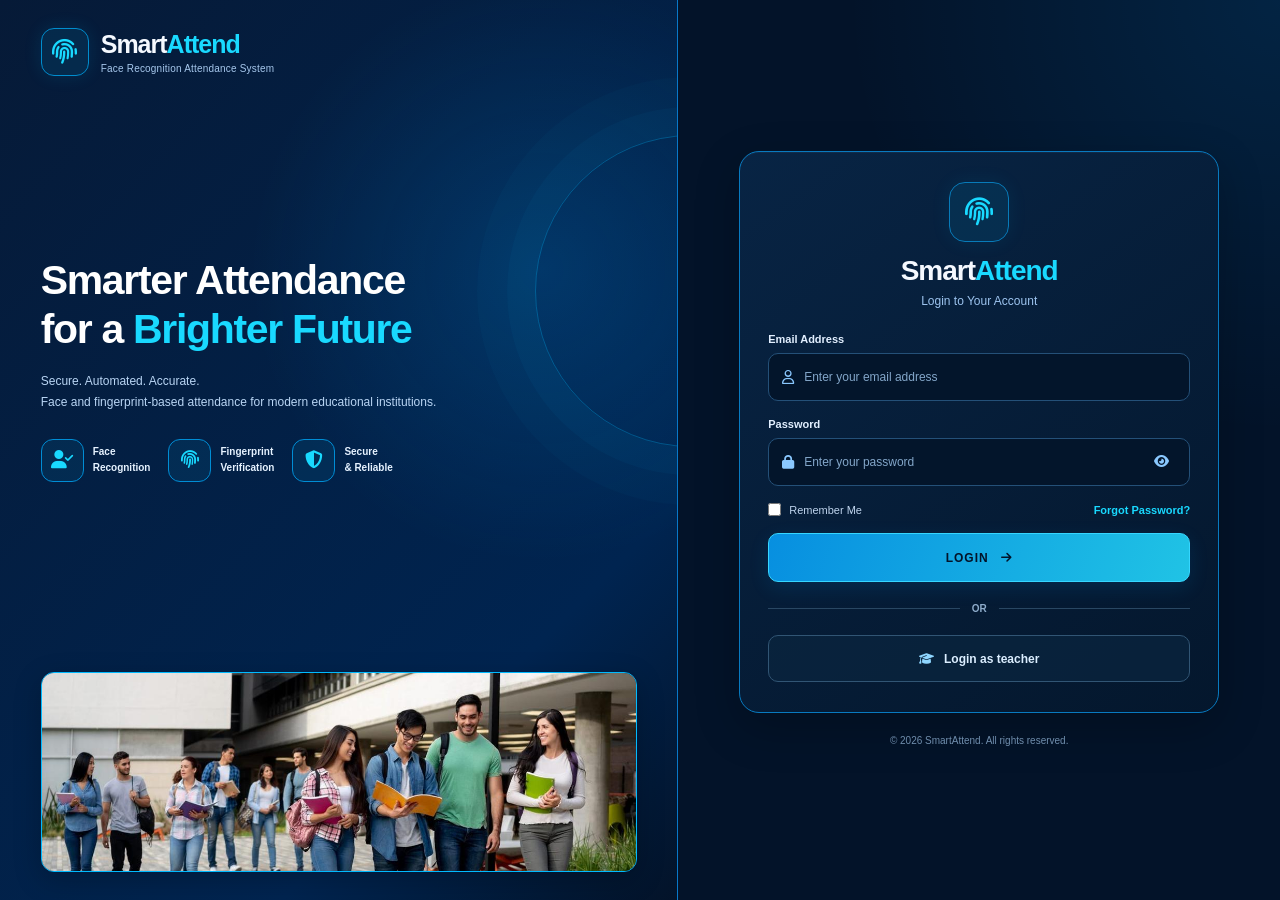
<file: src/main/resources/static/student_login.html>
<!DOCTYPE html>
<html lang="en">
<head>
    <meta charset="UTF-8">
    <meta name="viewport" content="width=device-width, initial-scale=1.0">

    <title>SmartAttend | Login</title>

    <!-- <link rel="stylesheet" href="style.css"> -->


    <link rel="stylesheet"
          href="https://cdnjs.cloudflare.com/ajax/libs/font-awesome/6.5.2/css/all.min.css">
        <style>
    /* @import url('https://fonts.googleapis.com/css2?family=Inter:wght@400;500;600;700;800&display=swap'); */

:root {
    --bg: #031329;
    --panel: #061b38;
    --blue: #009dff;
    --cyan: #19d9ff;
    --white: #f5f9ff;
    --muted: #91b7e5;
    --border: #0878c9;
}

* {
    margin: 0;
    padding: 0;
    box-sizing: border-box;
}

body {
    min-height: 100vh;
    font-family: 'Inter', sans-serif;
    color: var(--white);
    background: var(--bg);
}

.login-page {
    min-height: 100vh;
    display: grid;
    grid-template-columns: 53% 47%;
    background: #031329;
}

/* LEFT SIDE */

.welcome-section {
    position: relative;
    overflow: hidden;
    min-width: 0;
    min-height: 100vh;
    padding: 28px 6%;
    display: flex;
    flex-direction: column;
    justify-content: space-between;

    background:
        radial-gradient(circle at 80% 30%,
            rgba(0, 157, 255, .18), transparent 35%),
        linear-gradient(135deg, #061a37, #002450 75%, #031329);

    border-right: 1px solid #0878c9;
}

.welcome-section::before {
    content: "";
    position: absolute;
    width: 310px;
    height: 310px;
    top: 15%;
    right: -170px;
    border: 1px solid rgba(0, 190, 255, .30);
    border-radius: 50%;
    box-shadow:
        0 0 0 28px rgba(0, 190, 255, .035),
        0 0 0 58px rgba(0, 190, 255, .025);
    pointer-events: none;
}

.welcome-section > * {
    position: relative;
    z-index: 1;
}

/* BRAND */

.brand {
    display: flex;
    align-items: center;
    gap: 12px;
}

.brand-icon {
    width: 48px;
    height: 48px;
    flex-shrink: 0;
    display: flex;
    align-items: center;
    justify-content: center;

    color: var(--cyan);
    font-size: 25px;
    background: rgba(0, 190, 255, .09);
    border: 1px solid #008dce;
    border-radius: 13px;
    box-shadow: 0 0 18px rgba(0, 190, 255, .12);
}

.brand h2,
.form-heading h2 {
    font-size: 25px;
    font-weight: 800;
    letter-spacing: -1px;
    color: var(--white) !important;
}

.brand h2 span,
.form-heading h2 span {
    color: var(--cyan) !important;
}

.brand p {
    margin-top: 4px;
    color: #a7c8ed !important;
    font-size: 10px;
    letter-spacing: .2px;
}

/* HERO TEXT */

.welcome-content {
    margin: 28px 0 22px;
}

.welcome-content h1 {
    font-size: clamp(28px, 3.2vw, 45px);
    line-height: 1.19;
    font-weight: 800;
    letter-spacing: -1.3px;
    color: #ffffff !important;
}

.welcome-content h1 span {
    color: var(--cyan) !important;
}

.description {
    margin-top: 17px;
    color: #b9d5f4 !important;
    font-size: 12px;
    line-height: 1.8;
}

/* FEATURE ICONS */

.features {
    display: flex;
    flex-wrap: wrap;
    gap: 18px;
    margin-top: 25px;
}

.feature {
    display: flex;
    align-items: center;
    gap: 9px;
}

.feature-icon {
    width: 43px;
    height: 43px;
    flex-shrink: 0;
    display: flex;
    align-items: center;
    justify-content: center;

    color: var(--cyan) !important;
    font-size: 18px;
    background: rgba(0, 190, 255, .08);
    border: 1px solid #008dd5;
    border-radius: 12px;
    transition: .25s ease;
}

.feature:hover .feature-icon {
    background: var(--cyan);
    color: #031329 !important;
    box-shadow: 0 0 20px rgba(25, 217, 255, .25);
    transform: translateY(-3px);
}

.feature p {
    color: #e6f2ff !important;
    font-size: 10px;
    font-weight: 700;
    line-height: 1.65;
}

/* STUDENT IMAGE */

.student-image {
    width: 100%;
    height: clamp(135px, 23vh, 200px);
    flex-shrink: 0;
    margin-top: 16px;
    overflow: hidden;

    border: 1px solid #00baff;
    border-radius: 13px;
    background: #0a2440;
    box-shadow: 0 8px 28px rgba(0, 0, 0, .22);
}

.student-image img {
    display: block;
    width: 100%;
    height: 100%;
    object-fit: cover;
    object-position: center 40%;
    transition: transform .4s ease;
}

.student-image:hover img {
    transform: scale(1.035);
}

/* RIGHT SIDE */

.form-section {
    min-width: 0;
    min-height: 100vh;
    padding: 25px 6%;

    display: flex;
    flex-direction: column;
    align-items: center;
    justify-content: center;

    background:
        radial-gradient(circle at 100% 0%,
            rgba(0, 157, 255, .12), transparent 40%),
        #031329;
}

/* LOGIN CARD */

.login-card {
    width: 100%;
    max-width: 480px;
    padding: 30px 28px;

    background: linear-gradient(145deg, #082444, #04172d);
    border: 1px solid #087ac0;
    border-radius: 20px;

    box-shadow:
        0 15px 45px rgba(0, 0, 0, .22),
        inset 0 1px 0 rgba(255, 255, 255, .04);

    animation: fadeIn .55s ease both;
}

@keyframes fadeIn {
    from {
        opacity: 0;
        transform: translateY(12px);
    }
    to {
        opacity: 1;
        transform: translateY(0);
    }
}

/* FORM HEADER */

.form-heading {
    text-align: center;
    margin-bottom: 25px;
}

.form-icon {
    width: 60px;
    height: 60px;
    margin: 0 auto 13px;

    display: flex;
    align-items: center;
    justify-content: center;

    color: var(--cyan) !important;
    font-size: 28px;
    background: rgba(0, 190, 255, .09);
    border: 1px solid #087bb9;
    border-radius: 16px;
    box-shadow: 0 0 20px rgba(0, 190, 255, .08);
}

.form-heading h2 {
    font-size: 28px;
}

.form-heading p {
    margin-top: 7px;
    color: #9dc4ef !important;
    font-size: 12px;
}

/* LABELS */

.field-label {
    display: block;
    margin: 17px 0 8px;
    color: #e2efff !important;
    font-size: 11px;
    font-weight: 700;
}

/* INPUT FIELDS */

.input-box {
    display: flex;
    align-items: center;
    gap: 10px;
    width: 100%;
    min-height: 48px;
    padding: 0 13px;

    background: #03152b;
    border: 1px solid #245078;
    border-radius: 10px;
    transition: .25s ease;
}

.input-box > i {
    flex-shrink: 0;
    color: #8ac8ff !important;
    font-size: 14px;
}

.input-box:focus-within {
    border-color: var(--cyan);
    box-shadow: 0 0 0 3px rgba(0, 190, 255, .09);
}

.input-box:focus-within > i {
    color: var(--cyan) !important;
}

.input-box input {
    width: 100%;
    min-width: 0;
    height: 46px;
    outline: none;
    border: none;
    background: transparent;

    font-family: inherit;
    font-size: 12px;
    color: #ffffff !important;
}

.input-box input::placeholder {
    color: #83a6c9 !important;
    opacity: 1;
}

/* PASSWORD TOGGLE */

.toggle-password {
    flex-shrink: 0;
    width: 30px;
    height: 30px;
    display: flex;
    align-items: center;
    justify-content: center;

    border: none;
    border-radius: 7px;
    background: transparent;
    color: #8ac8ff !important;
    cursor: pointer;
}

.toggle-password:hover {
    color: var(--cyan) !important;
    background: rgba(0, 190, 255, .09);
}

/* REMEMBER / FORGOT */

.form-options {
    display: flex;
    align-items: center;
    justify-content: space-between;
    flex-wrap: wrap;
    gap: 10px;
    margin: 17px 0;
}

.remember-me {
    display: flex;
    align-items: center;
    gap: 8px;
    color: #bfd4ed !important;
    font-size: 11px;
    cursor: pointer;
}

.remember-me input {
    accent-color: var(--blue);
    cursor: pointer;
}

.forgot-link {
    color: var(--cyan) !important;
    font-size: 11px;
    font-weight: 600;
    text-decoration: none;
}

.forgot-link:hover {
    color: #ffffff !important;
    text-decoration: underline;
}

/* STATUS MESSAGE */

.form-message {
    display: none;
    padding: 10px;
    margin: 10px 0;
    border-radius: 8px;
    font-size: 11px;
    line-height: 1.5;
}

.form-message.error {
    display: block;
    color: #ffb4b4;
    background: rgba(255, 60, 60, .08);
    border: 1px solid rgba(255, 100, 100, .3);
}

.form-message.success {
    display: block;
    color: #9affcb;
    background: rgba(40, 220, 140, .08);
    border: 1px solid rgba(40, 220, 140, .3);
}

/* LOGIN BUTTON */

.login-btn {
    width: 100%;
    min-height: 49px;
    margin-top: 6px;
    padding: 0 18px;

    display: flex;
    align-items: center;
    justify-content: center;
    gap: 12px;

    border: 1px solid #36d6ff;
    border-radius: 10px;

    background: linear-gradient(110deg, #078fe0, #20c3e5);
    color: #031329 !important;

    font-family: inherit;
    font-size: 12px;
    font-weight: 800;
    letter-spacing: 1px;
    cursor: pointer;

    box-shadow: 0 6px 20px rgba(0, 157, 255, .12);
    transition: .25s ease;
}

.login-btn i {
    color: #031329 !important;
    transition: transform .25s ease;
}

.login-btn:hover {
    background: linear-gradient(110deg, #24baff, #62e7ff);
    transform: translateY(-2px);
    box-shadow: 0 9px 25px rgba(0, 190, 255, .22);
}

.login-btn:hover i {
    transform: translateX(4px);
}

/* DIVIDER */

.divider {
    display: flex;
    align-items: center;
    gap: 12px;
    margin: 21px 0;
}

.divider span {
    flex: 1;
    height: 1px;
    background: #294763;
}

.divider p {
    color: #8eaccb !important;
    font-size: 10px;
    font-weight: 700;
}

/* TEACHER LOGIN LINK */

.student-btn {
    width: 100%;
    min-height: 47px;
    padding: 11px;

    display: flex;
    align-items: center;
    justify-content: center;
    gap: 10px;

    color: #dbeeff !important;
    background: rgba(10, 37, 63, .7);
    border: 1px solid #315574;
    border-radius: 10px;

    font-size: 12px;
    font-weight: 700;
    text-decoration: none;
    transition: .25s ease;
}

.student-btn i {
    color: #8fd6ff !important;
}

.student-btn:hover {
    border-color: var(--cyan);
    background: rgba(0, 157, 255, .1);
}

/* FOOTER */

.form-section footer {
    width: 100%;
    max-width: 480px;
    margin-top: 19px;
    text-align: center;

    color: #7797b8 !important;
    font-size: 10px;
    line-height: 1.7;
}

/* TABLET */

@media (max-width: 1000px) {
    .login-page {
        grid-template-columns: 50% 50%;
    }

    .welcome-section {
        padding: 26px 5%;
    }

    .welcome-content h1 {
        font-size: 32px;
    }

    .features {
        gap: 12px;
    }

    .feature {
        gap: 7px;
    }

    .feature-icon {
        width: 38px;
        height: 38px;
    }

    .login-card {
        padding: 28px 22px;
    }
}

/* MOBILE */

@media (max-width: 700px) {
    .login-page {
        grid-template-columns: 1fr;
    }

    .welcome-section {
        min-height: auto;
        padding: 25px 22px;
    }

    .welcome-content h1 {
        font-size: clamp(30px, 7vw, 40px);
    }

    .student-image {
        height: 190px;
    }

    .form-section {
        min-height: auto;
        padding: 28px 16px;
    }

    .login-card {
        max-width: 480px;
        padding: 30px 22px;
    }
}

@media (max-width: 380px) {
    .welcome-section {
        padding: 22px 16px;
    }

    .welcome-content h1 {
        font-size: 29px;
    }

    .login-card {
        padding: 25px 17px;
    }
}

@media (prefers-reduced-motion: reduce) {
    *,
    *::before,
    *::after {
        animation: none !important;
        transition: none !important;
    }
}
        </style>
        </head>

<body>

    <main class="login-page">

        
        <section class="welcome-section">

            <div class="brand">
                <i class="fa-solid fa-fingerprint brand-icon"></i>

                <div>
                    <h2>Smart<span>Attend</span></h2>
                    <p>Face Recognition Attendance System</p>
                </div>
            </div>

            <div class="welcome-content">
                <h1>
                    Smarter Attendance<br>
                    for a <span>Brighter Future</span>
                </h1>

                <p class="description">
                    Secure. Automated. Accurate.<br>
                    Face and fingerprint-based attendance
                    for modern educational institutions.
                </p>

                <div class="features">

                    <div class="feature">
                        <div class="feature-icon">
                            <i class="fa-solid fa-user-check"></i>
                        </div>
                        <p>Face<br>Recognition</p>
                    </div>

                    <div class="feature">
                        <div class="feature-icon">
                            <i class="fa-solid fa-fingerprint"></i>
                        </div>
                        <p>Fingerprint<br>Verification</p>
                    </div>

                    <div class="feature">
                        <div class="feature-icon">
                            <i class="fa-solid fa-shield-halved"></i>
                        </div>
                        <p>Secure<br>& Reliable</p>
                    </div>
                    

                </div>
            </div>

            <!-- <p class="left-footer">SMARTATTEND • SMARTER CAMPUS</p> -->
            <div class="student-image">
            <img
                src="img/login.jpeg"
                alt="Students at an educational institution">
        </div>

        </section>


        
        <section class="form-section">

            <!-- <div class="welcome-back">
                <h3>Welcome Back!</h3>
                <p>Log in to continue to SmartAttend</p>
            </div> -->

            <div class="login-card">

                <div class="form-heading">
                    <i class="fa-solid fa-fingerprint form-icon"></i>

                    <h2>Smart<span>Attend</span></h2>
                    <p>Login to Your Account</p>
                </div>

                <form id="loginForm" novalidate>

                   
                    <label for="username" class="field-label">
                        Email Address
                    </label>

                    <div class="input-box">
                        <i class="fa-regular fa-user"></i>

                        <input
                            type="text"
                            id="username"
                            name="username"
                            placeholder="Enter your email address"
                            autocomplete="username"
                            required>
                    </div>

                    
                    <label for="password" class="field-label">
                        Password
                    </label>

                    <div class="input-box">
                        <i class="fa-solid fa-lock"></i>

                        <input
                            type="password"
                            id="password"
                            name="password"
                            placeholder="Enter your password"
                            autocomplete="current-password"
                            required>

                        <button
                            type="button"
                            id="togglePassword"
                            class="toggle-password"
                            aria-label="Show password"
                            aria-pressed="false">

                            <i class="fa-solid fa-eye"></i>

                        </button>
                    </div>

                    
                    <div class="form-options">

                        <label class="remember-me">
                            <input type="checkbox" id="rememberMe">
                            <span>Remember Me</span>
                        </label>

                        <a href="#" id="forgotPassword"
                           class="forgot-link">
                            Forgot Password?
                        </a>

                    </div>

                    
                    <p id="formMessage"
                       class="form-message"
                       role="status"
                       aria-live="polite"></p>

                
                    <button type="submit" class="login-btn">
                        LOGIN
                        <i class="fa-solid fa-arrow-right"></i>
                    </button>

                    <div class="divider">
                        <span></span>
                        <p>OR</p>
                        <span></span>
                    </div>

                    
                    <a href="teacher_login.html"
                       class="student-btn">
                        <i class="fa-solid fa-graduation-cap"></i>
                        Login as teacher
                    </a>

                    
                    <!-- <p class="signup-text">
                        Don't have an account?
                        <a href="student_signup.html">Sign Up</a>
                    </p> -->

                </form>

            </div>
             
  




            <footer>
                © 2026 SmartAttend. All rights reserved.
            </footer>

        </section>

    </main>
              <script>

"use strict";

const loginForm = document.getElementById("loginForm");
const usernameInput = document.getElementById("username");
const passwordInput = document.getElementById("password");
const formMessage = document.getElementById("formMessage");
const togglePassword = document.getElementById("togglePassword");

if (togglePassword) {
    togglePassword.addEventListener("click", () => {
        const show = passwordInput.type === "password";
        passwordInput.type = show ? "text" : "password";

        togglePassword.setAttribute(
            "aria-label",
            show ? "Hide password" : "Show password"
        );
    });
}

loginForm.addEventListener("submit", async (event) => {
    event.preventDefault();

    const email = usernameInput.value.trim();
    const password = passwordInput.value;

    if (!email || !password) {
        formMessage.textContent = "Enter your email and password.";
        return;
    }

    try {
        const response = await fetch("/api/students/login", {
            method: "POST",
            headers: {
                "Content-Type": "application/json"
            },
            body: JSON.stringify({ email, password })
        });

        const data = await response.json();

        if (!response.ok) {
            throw new Error(data.message || "Invalid email or password.");
        }

        if (!data.student || !data.student.id) {
            throw new Error("Student details were not received.");
        }

        sessionStorage.setItem(
            "smartattendStudent",
            JSON.stringify(data.student)
        );

        formMessage.textContent = "Login successful! Opening dashboard...";

        // Open the student dashboard
        window.location.href = "/student_dashboard.html";

    } catch (error) {
        formMessage.textContent =
            error.message || "Unable to connect to server.";
    }
});

</script>

</body>
</html>
</file>
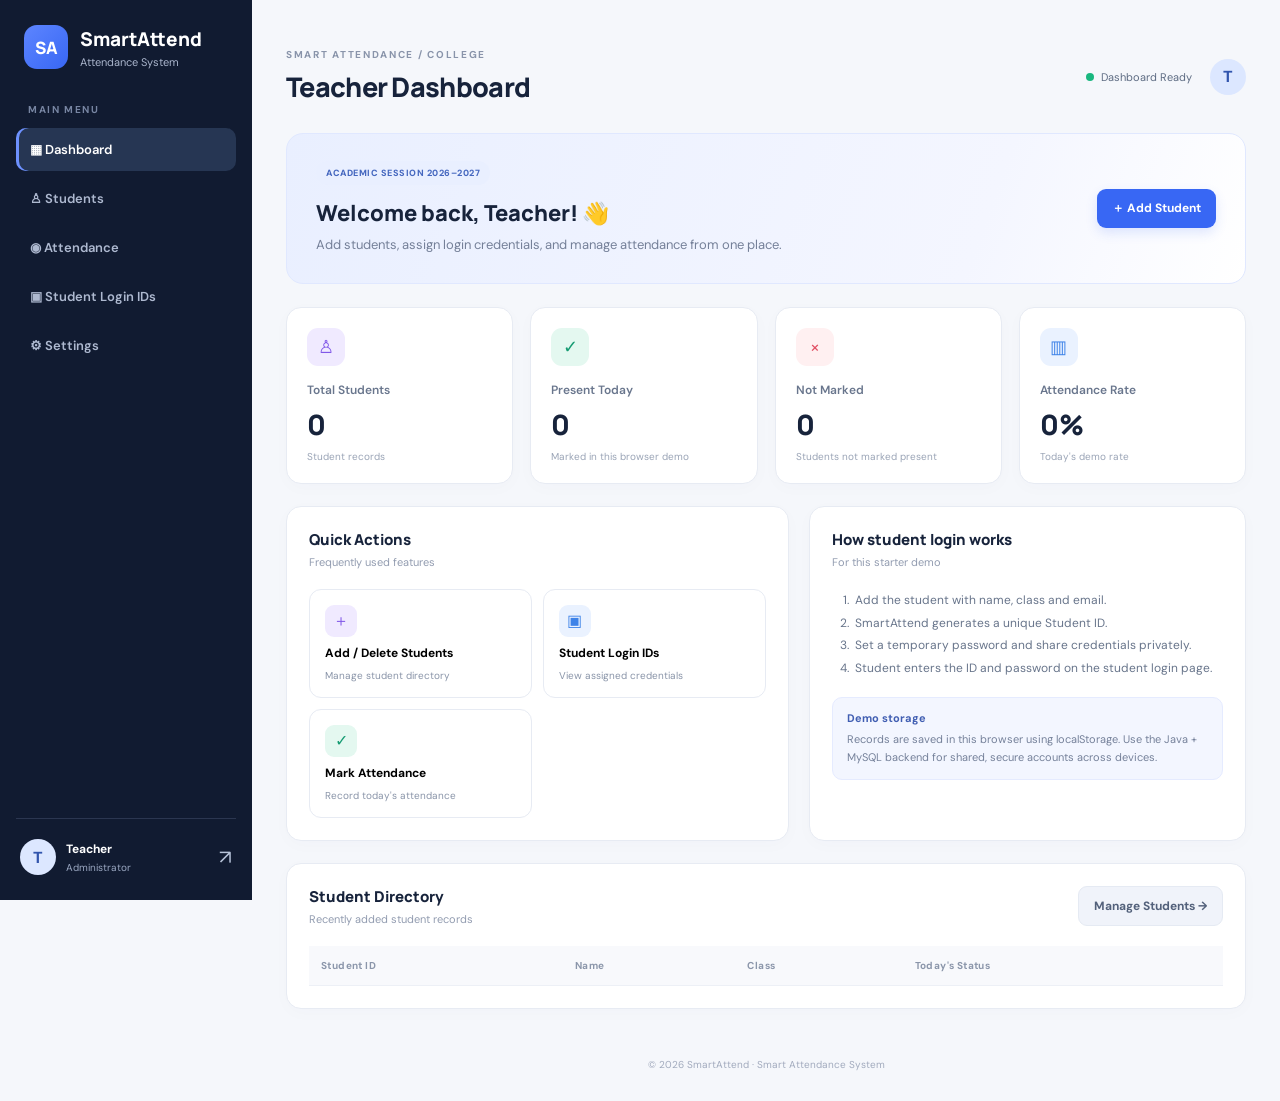
<file: src/main/resources/static/teacher-dashboard.html>
```html
<!DOCTYPE html>
<html lang="en">
<head>
    <meta charset="UTF-8">
    <meta name="viewport" content="width=device-width, initial-scale=1.0">

    <title>SmartAttend | Teacher Dashboard</title>

    <link rel="stylesheet" href="styledash.css">
</head>
<body>

<div class="app">

    <!-- SIDEBAR -->
    <aside class="sidebar">

        <div class="brand">
            <div class="brand-icon">SA</div>
            <div>
                <h2>SmartAttend</h2>
                <small>Attendance System</small>
            </div>
        </div>

        <p class="nav-heading">MAIN MENU</p>

        <nav>
            <button class="nav-link active" data-page="dashboard">
                ▦ Dashboard
            </button>

            <button class="nav-link" data-page="students">
                ♙ Students
            </button>

            <button class="nav-link" data-page="attendance">
                ◉ Attendance
            </button>

            <button class="nav-link" data-page="credentials">
                ▣ Student Login IDs
            </button>

            <button class="nav-link" data-page="settings">
                ⚙ Settings
            </button>
        </nav>

        <!-- TEACHER PROFILE + LOGOUT BUTTON -->
        <div class="sidebar-bottom">

            <div class="teacher-avatar">T</div>

            <div class="teacher-info">
                <strong>Teacher</strong>
                <small>Administrator</small>
            </div>

            <button
                type="button"
                id="logoutBtn"
                class="icon-button"
                title="Logout"
                aria-label="Logout">
                ↗
            </button>

        </div>

    </aside>

    <!-- MAIN CONTENT -->
    <main class="main">

        <header class="topbar">

            <div>
                <p class="eyebrow">SMART ATTENDANCE / COLLEGE</p>
                <h1 id="pageTitle">Teacher Dashboard</h1>
            </div>

            <div class="topbar-right">
                <span class="system-status">
                    <span></span> Dashboard Ready
                </span>

                <div class="teacher-avatar">T</div>
            </div>

        </header>

        <div id="notice" class="notice hidden" role="status"></div>

        <!-- DASHBOARD PAGE -->
        <section class="page active" id="dashboard">

            <div class="welcome">
                <div>
                    <span class="pill">ACADEMIC SESSION 2026–2027</span>
                    <h2>Welcome back, Teacher! 👋</h2>
                    <p>
                        Add students, assign login credentials, and manage
                        attendance from one place.
                    </p>
                </div>

                <button class="primary-btn" data-go="students">
                    ＋ Add Student
                </button>
            </div>

            <div class="stats-grid">

                <article class="stat-card">
                    <div class="stat-icon purple">♙</div>
                    <p>Total Students</p>
                    <h2 id="totalStudents">0</h2>
                    <small>Student records</small>
                </article>

                <article class="stat-card">
                    <div class="stat-icon green">✓</div>
                    <p>Present Today</p>
                    <h2 id="presentCount">0</h2>
                    <small>Marked in this browser demo</small>
                </article>

                <article class="stat-card">
                    <div class="stat-icon red">×</div>
                    <p>Not Marked</p>
                    <h2 id="absentCount">0</h2>
                    <small>Students not marked present</small>
                </article>

                <article class="stat-card">
                    <div class="stat-icon blue">▥</div>
                    <p>Attendance Rate</p>
                    <h2 id="attendanceRate">0%</h2>
                    <small>Today's demo rate</small>
                </article>

            </div>

            <div class="content-grid">

                <article class="panel">

                    <div class="panel-heading">
                        <div>
                            <h3>Quick Actions</h3>
                            <p>Frequently used features</p>
                        </div>
                    </div>

                    <div class="quick-grid">

                        <button class="quick-action" data-go="students">
                            <span class="quick-icon purple">＋</span>
                            <strong>Add / Delete Students</strong>
                            <small>Manage student directory</small>
                        </button>

                        <button class="quick-action" data-go="credentials">
                            <span class="quick-icon blue">▣</span>
                            <strong>Student Login IDs</strong>
                            <small>View assigned credentials</small>
                        </button>

                        <button class="quick-action" data-go="attendance">
                            <span class="quick-icon green">✓</span>
                            <strong>Mark Attendance</strong>
                            <small>Record today's attendance</small>
                        </button>

                    </div>

                </article>

                <article class="panel">

                    <div class="panel-heading">
                        <div>
                            <h3>How student login works</h3>
                            <p>For this starter demo</p>
                        </div>
                    </div>

                    <ol class="steps">
                        <li>Add the student with name, class and email.</li>
                        <li>SmartAttend generates a unique Student ID.</li>
                        <li>Set a temporary password and share credentials privately.</li>
                        <li>Student enters the ID and password on the student login page.</li>
                    </ol>

                    <div class="info-box">
                        <strong>Demo storage</strong>
                        <p>
                            Records are saved in this browser using localStorage.
                            Use the Java + MySQL backend for shared, secure accounts
                            across devices.
                        </p>
                    </div>

                </article>

            </div>

            <article class="panel">

                <div class="panel-heading">
                    <div>
                        <h3>Student Directory</h3>
                        <p>Recently added student records</p>
                    </div>

                    <button class="secondary-btn" data-go="students">
                        Manage Students →
                    </button>
                </div>

                <div class="table-wrap">
                    <table>
                        <thead>
                            <tr>
                                <th>Student ID</th>
                                <th>Name</th>
                                <th>Class</th>
                                <th>Today's Status</th>
                            </tr>
                        </thead>

                        <tbody id="dashboardStudents"></tbody>
                    </table>
                </div>

            </article>

        </section>

        <!-- STUDENTS PAGE -->
        <section class="page" id="students">

            <div class="section-intro">
                <h2>Manage Students</h2>
                <p>Add a student, generate their login ID, or remove a record.</p>
            </div>

            <div class="content-grid students-layout">

                <article class="panel">

                    <div class="panel-heading">
                        <div>
                            <h3>Add New Student</h3>
                            <p>Fields marked * are required.</p>
                        </div>
                    </div>

                    <form id="studentForm">

                        <label class="field-label" for="studentName">
                            Full name *
                        </label>

                        <input
                            class="form-input"
                            id="studentName"
                            required
                            maxlength="80"
                            placeholder="e.g. Riya Sharma">

                        <label class="field-label" for="studentClass">
                            Class *
                        </label>

                        <select class="form-input" id="studentClass" required>
                            <option value="">Select class</option>
                            <option>BCA 1st Year</option>
                            <option>BCA 2nd Year</option>
                            <option>BCA 3rd Year</option>
                            <option>BBA</option>
                            <option>Other</option>
                        </select>

                        <label class="field-label" for="studentEmail">
                            Email
                        </label>

                        <input
                            class="form-input"
                            id="studentEmail"
                            type="email"
                            placeholder="student@example.com">

                        <!-- STUDENT PHOTO UPLOAD -->
                        <label class="field-label" for="studentPhoto">
                            Student Passport Size Photo *
                        </label>

                        <div class="photo-upload-box">

                            <img
                                id="photoPreview"
                                class="photo-preview hidden"
                                alt="Student passport size photo">

                            <label
                                for="studentPhoto"
                                class="photo-upload-label">

                                <span class="upload-icon">📷</span>
                                <strong>Upload Passport Size Photo</strong>
                                <small>One photo per student ID</small>
                                <small>JPG, PNG or WEBP · Max 2 MB</small>

                            </label>

                            <input
                                class="form-input"
                                type="file"
                                id="studentPhoto"
                                accept="image/jpeg,image/png,image/webp"
                                required>

                        </div>

                        <label class="field-label" for="studentPassword">
                            Temporary login password *
                        </label>

                        <input
                            class="form-input"
                            id="studentPassword"
                            required
                            minlength="6"
                            autocomplete="new-password"
                            placeholder="At least 6 characters">

                        <button class="primary-btn full-btn" type="submit">
                            ＋ Add Student &amp; Generate ID
                        </button>

                    </form>

                    <p class="muted small-note">
                        For a real system, store a password hash on the server—
                        never store plain-text passwords in MySQL.
                    </p>

                </article>

                <article class="panel">

                    <div class="panel-heading">
                        <div>
                            <h3>Student Directory</h3>
                            <p id="studentCountLabel">0 students</p>
                        </div>

                        <input
                            id="studentSearch"
                            class="search-input"
                            type="search"
                            placeholder="Search students">
                    </div>

                    <div class="table-wrap">
                        <table>
                            <thead>
                                <tr>
                                    <th>Student ID</th>
                                    <th>Name</th>
                                    <th>Class</th>
                                    <th>Action</th>
                                </tr>
                            </thead>

                            <tbody id="studentTable"></tbody>
                        </table>
                    </div>

                </article>

            </div>

        </section>

        <!-- STUDENT CREDENTIALS PAGE -->
        <section class="page" id="credentials">

            <div class="section-intro">
                <h2>Student Login IDs</h2>
                <p>Find a student's ID to help them sign in.</p>
            </div>

            <article class="panel">

                <div class="panel-heading">
                    <div>
                        <h3>Assigned Login IDs</h3>
                        <p>
                            Student ID is the username; students should also use
                            their password.
                        </p>
                    </div>

                    <input
                        id="credentialSearch"
                        class="search-input"
                        type="search"
                        placeholder="Search ID or name">
                </div>

                <div class="table-wrap">
                    <table>
                        <thead>
                            <tr>
                                <th>Student ID</th>
                                <th>Student Name</th>
                                <th>Class</th>
                                <th>Email</th>
                                <th>Login</th>
                            </tr>
                        </thead>

                        <tbody id="credentialTable"></tbody>
                    </table>
                </div>

                <div class="info-box">
                    <strong>Security note</strong>
                    <p>
                        This demo does not display saved passwords. Give the
                        temporary password to the student securely and have them
                        change it after their first login.
                    </p>
                </div>

            </article>

        </section>

        <!-- ATTENDANCE PAGE -->
        <section class="page" id="attendance">

            <div class="section-intro">
                <h2>Today's Attendance</h2>
                <p>
                    Mark a student present for this browser demo.
                    Face recognition is not connected here.
                </p>
            </div>

            <article class="panel">

                <div class="panel-heading">
                    <div>
                        <h3>Attendance Register</h3>
                        <p id="attendanceDate"></p>
                    </div>

                    <input
                        id="attendanceSearch"
                        class="search-input"
                        type="search"
                        placeholder="Search students">
                </div>

                <div class="table-wrap">
                    <table>
                        <thead>
                            <tr>
                                <th>Student ID</th>
                                <th>Name</th>
                                <th>Class</th>
                                <th>Status</th>
                                <th>Action</th>
                            </tr>
                        </thead>

                        <tbody id="attendanceTable"></tbody>
                    </table>
                </div>

            </article>

        </section>

        <!-- SETTINGS PAGE -->
        <section class="page" id="settings">

            <div class="section-intro">
                <h2>Settings</h2>
                <p>About this starter dashboard.</p>
            </div>

            <article class="panel settings-panel">

                <h3>System Information</h3>

                <div class="setting-row">
                    <div>
                        <strong>Application</strong>
                        <p>SmartAttend Teacher Dashboard</p>
                    </div>
                    <span class="pill">Demo</span>
                </div>

                <div class="setting-row">
                    <div>
                        <strong>Storage</strong>
                        <p>Browser localStorage on this device</p>
                    </div>
                    <span class="pill">Local</span>
                </div>

                <div class="setting-row">
                    <div>
                        <strong>Production requirement</strong>
                        <p>
                            Spring Boot REST API, MySQL, authentication
                            and password hashing.
                        </p>
                    </div>
                </div>

                <button id="clearDemoBtn" class="danger-btn">
                    Clear all demo records
                </button>

            </article>

        </section>

        <footer>© 2026 SmartAttend · Smart Attendance System</footer>

    </main>

</div>

<!-- STUDENT CREDENTIAL MODAL -->
<div
    class="modal-backdrop hidden"
    id="credentialModal"
    role="dialog"
    aria-modal="true"
    aria-labelledby="modalTitle">

    <div class="modal">

        <button
            class="modal-close"
            id="closeModal"
            aria-label="Close">×</button>

        <div class="success-mark">✓</div>

        <h2 id="modalTitle">Student Added Successfully</h2>

        <p>Share these login details privately with the student.</p>

        <div class="credential-line">
            <span>Student ID</span>
            <strong id="newStudentId"></strong>
            <button id="copyStudentId" class="secondary-btn">Copy</button>
        </div>

        <div class="credential-line">
            <span>Temporary password</span>
            <strong>As entered by you</strong>
        </div>

        <div class="info-box">
            <p>
                The password is not saved or shown again in this demo.
                Make sure you securely share it with the student now.
            </p>
        </div>

        <button id="doneModal" class="primary-btn full-btn">
            Done
        </button>

    </div>

</div>

<!-- MAIN DASHBOARD SCRIPT -->
<script src="js/teacher_dash.js"></script>

<!-- LOGOUT FUNCTION -->
<script>
    const logoutBtn = document.getElementById("logoutBtn");

    if (logoutBtn) {
        logoutBtn.addEventListener("click", function () {
            const confirmLogout = confirm(
                "Are you sure you want to logout?"
            );

            if (confirmLogout) {
                sessionStorage.removeItem("teacher");
                sessionStorage.removeItem("teacherId");
                sessionStorage.removeItem("teacherEmail");

                window.location.href = "teacher_login.html";
            }
        });
    }
</script>

</body>
</html>
</file>
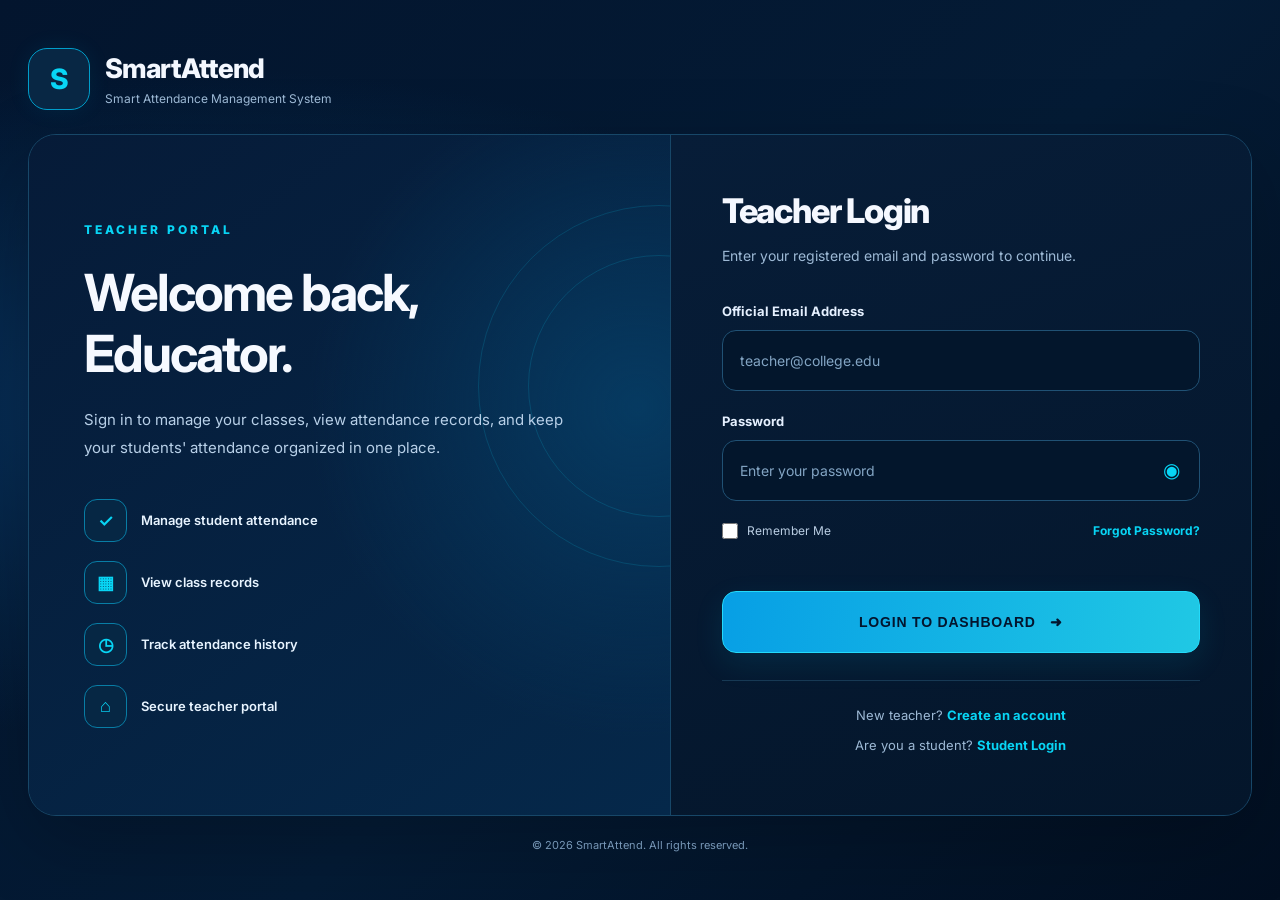
<file: src/main/resources/static/teacher_login.html>
<!DOCTYPE html>
<html lang="en">
<head>
  <meta charset="UTF-8">
  <meta name="viewport" content="width=device-width, initial-scale=1.0">
  <meta name="theme-color" content="#102a56">
  <title>SmartAttend | Teacher Login</title>
  <style>
    
@import url('https://fonts.googleapis.com/css2?family=Inter:wght@400;500;600;700;800&display=swap');

:root {
    --bg: #03152e;
    --panel: #071d38;
    --panel-light: #0b2745;
    --cyan: #08d5f5;
    --cyan-dark: #009ecb;
    --text: #f4f8ff;
    --muted: #9db9d5;
    --border: #174768;
    --danger: #ff7385;
    --success: #42e6ad;
}

* {
    margin: 0;
    padding: 0;
    box-sizing: border-box;
}

body {
    min-height: 100vh;
    font-family: 'Inter', sans-serif;
    color: var(--text);
    background:
        radial-gradient(ellipse at 15% 45%, #07315b 0%, transparent 48%),
        linear-gradient(135deg, #03152e, #041b35 55%, #020f21);
    display: flex;
    justify-content: center;
    align-items: center;
    padding: 28px;
}

.page {
    width: 100%;
    max-width: 1600px;
}

.brand {
    display: flex;
    align-items: center;
    gap: 15px;
    margin-bottom: 24px;
}

.brand-mark {
    width: 62px;
    height: 62px;
    flex-shrink: 0;
    display: grid;
    place-items: center;
    border: 1px solid var(--cyan-dark);
    border-radius: 19px;
    color: var(--cyan);
    background: #082744;
    box-shadow: 0 0 25px #00d9ff12;
    font-size: 28px;
    font-weight: 800;
}

.brand h1 {
    color: var(--text);
    font-size: 27px;
    font-weight: 800;
    letter-spacing: -1px;
}

.brand p {
    color: var(--muted);
    font-size: 12px;
    margin-top: 6px;
}

.card {
    display: grid;
    grid-template-columns: 1.05fr 0.95fr;
    overflow: hidden;
    min-height: 650px;
    border: 1px solid var(--border);
    border-radius: 28px;
    background: var(--panel);
    box-shadow: 0 25px 80px #00000035;
}

.welcome-panel {
    position: relative;
    overflow: hidden;
    padding: 60px 55px;
    display: flex;
    flex-direction: column;
    justify-content: center;
    background:
        radial-gradient(circle at 95% 40%, #063a61 0%, transparent 45%),
        linear-gradient(145deg, #061b38, #05284a);
    border-right: 1px solid var(--border);
}

.welcome-panel::before,
.welcome-panel::after {
    content: "";
    position: absolute;
    width: 360px;
    height: 360px;
    border: 1px solid #08d5f526;
    border-radius: 50%;
    right: -170px;
    top: 70px;
    pointer-events: none;
}

.welcome-panel::after {
    width: 260px;
    height: 260px;
    right: -120px;
    top: 120px;
}

.eyebrow {
    position: relative;
    z-index: 1;
    color: var(--cyan);
    font-size: 12px;
    font-weight: 800;
    letter-spacing: 3px;
    text-transform: uppercase;
    margin-bottom: 25px;
}

.welcome-panel h2 {
    position: relative;
    z-index: 1;
    color: #f6f9ff;
    font-size: clamp(36px, 4vw, 58px);
    line-height: 1.18;
    letter-spacing: -2px;
    margin-bottom: 23px;
}

.welcome-panel > p:not(.eyebrow) {
    position: relative;
    z-index: 1;
    max-width: 500px;
    color: #b8d0e8;
    font-size: 15px;
    line-height: 1.9;
}

.feature-list {
    position: relative;
    z-index: 1;
    display: grid;
    gap: 19px;
    margin-top: 36px;
}

.feature {
    display: flex;
    align-items: center;
    gap: 14px;
    color: #e8f4ff;
    font-size: 13px;
    font-weight: 600;
}

.feature-icon {
    width: 43px;
    height: 43px;
    flex: 0 0 43px;
    display: grid;
    place-items: center;
    border: 1px solid #087da5;
    border-radius: 13px;
    color: var(--cyan);
    background: #062744;
    font-size: 18px;
}

.form-panel {
    display: flex;
    flex-direction: column;
    justify-content: center;
    padding: 55px clamp(28px, 4vw, 65px);
    background: linear-gradient(160deg, #071d38, #04162b);
}

.form-panel h2 {
    color: #f5f8ff;
    font-size: 34px;
    font-weight: 800;
    letter-spacing: -1.2px;
}

.subtitle {
    color: var(--muted);
    font-size: 14px;
    line-height: 1.8;
    margin: 12px 0 35px;
}

.form-group {
    margin-bottom: 22px;
}

.form-group label {
    display: block;
    color: #e5f0ff;
    font-size: 13px;
    font-weight: 700;
    margin-bottom: 11px;
}

.input-wrap {
    position: relative;
}

.input-wrap input {
    width: 100%;
    height: 61px;
    padding: 0 17px;
    border: 1px solid #205174;
    border-radius: 14px;
    outline: none;
    color: #f4f8ff;
    background: #03162c;
    font-family: inherit;
    font-size: 14px;
    transition: border-color .2s, box-shadow .2s;
}

.input-wrap input::placeholder {
    color: #83a5c4;
}

.input-wrap input:focus {
    border-color: var(--cyan);
    box-shadow: 0 0 0 3px #08d5f51a;
}

.password-wrap input {
    padding-right: 55px;
}

.eye-button {
    position: absolute;
    right: 8px;
    top: 10px;
    width: 40px;
    height: 40px;
    border: 0;
    border-radius: 10px;
    color: var(--cyan);
    background: transparent;
    cursor: pointer;
    font-size: 20px;
}

.eye-button:hover {
    background: #0b3150;
}

.form-options {
    display: flex;
    justify-content: space-between;
    align-items: center;
    flex-wrap: wrap;
    gap: 12px;
    margin: 5px 0 22px;
    font-size: 12px;
}

.remember {
    display: flex;
    align-items: center;
    gap: 9px;
    color: #b9cde2;
    cursor: pointer;
}

.remember input {
    width: 16px;
    height: 16px;
    accent-color: var(--cyan);
}

a {
    color: var(--cyan);
    text-decoration: none;
    font-weight: 700;
}

a:hover {
    color: #7cecff;
    text-decoration: underline;
}

.login-button {
    width: 100%;
    min-height: 62px;
    display: flex;
    align-items: center;
    justify-content: center;
    gap: 14px;
    border: 1px solid #24dafa;
    border-radius: 14px;
    color: #03152e;
    background: linear-gradient(100deg, #079fe5, #20c8e4);
    font-size: 14px;
    font-weight: 800;
    letter-spacing: .8px;
    box-shadow: 0 10px 30px #00bce51c;
    cursor: pointer;
    transition: transform .2s, box-shadow .2s;
}

.login-button:hover {
    transform: translateY(-2px);
    box-shadow: 0 12px 35px #00c9f535;
}

.login-button:disabled {
    opacity: .65;
    cursor: wait;
    transform: none;
}

.message {
    min-height: 18px;
    margin-bottom: 12px;
    font-size: 12px;
    line-height: 1.6;
}

.message.error {
    color: var(--danger);
}

.message.success {
    color: var(--success);
}

.message.info {
    color: var(--cyan);
}

.divider {
    height: 1px;
    background: #173954;
    margin: 27px 0 20px;
}

.bottom-links {
    text-align: center;
    color: var(--muted);
    font-size: 13px;
    line-height: 2.3;
}

.copyright {
    text-align: center;
    color: #7797b7;
    font-size: 11px;
    margin-top: 22px;
}

@media (max-width: 900px) {
    body {
        padding: 22px;
    }

    .card {
        grid-template-columns: 1fr 1fr;
    }

    .welcome-panel {
        padding: 38px 28px;
    }

    .form-panel {
        padding: 38px 28px;
    }

    .welcome-panel h2 {
        font-size: 36px;
    }
}

@media (max-width: 680px) {
    body {
        padding: 18px 12px;
        align-items: flex-start;
    }

    .brand {
        margin: 8px 5px 20px;
    }

    .brand-mark {
        width: 49px;
        height: 49px;
        border-radius: 14px;
    }

    .brand h1 {
        font-size: 22px;
    }

    .card {
        grid-template-columns: 1fr;
        border-radius: 22px;
    }

    .welcome-panel {
        padding: 32px 25px;
    }

    .welcome-panel h2 {
        font-size: 34px;
    }

    .welcome-panel > p:not(.eyebrow) {
        font-size: 13px;
    }

    .feature-list {
        grid-template-columns: 1fr 1fr;
        gap: 14px;
        margin-top: 25px;
    }

    .feature {
        font-size: 11px;
        align-items: flex-start;
    }

    .feature-icon {
        width: 35px;
        height: 35px;
        flex-basis: 35px;
    }

    .form-panel {
        padding: 34px 23px;
    }

    .form-panel h2 {
        font-size: 29px;
    }

    .subtitle {
        margin-bottom: 27px;
    }
}

@media (max-width: 380px) {
    .feature-list {
        grid-template-columns: 1fr;
    }

    .form-options {
        align-items: flex-start;
    }
}

     </style>
</head>
<body>
  <main class="page">
    <header class="brand">
      <div class="brand-mark" aria-hidden="true">S</div>
      <div><h1>SmartAttend</h1><p>Smart Attendance Management System</p></div>
    </header>

    <section class="card" aria-label="Teacher login">
      <aside class="welcome-panel">
        <p class="eyebrow">Teacher Portal</p>
        <h2>Welcome back,<br>Educator.</h2>
        <p>Sign in to manage your classes, view attendance records, and keep your students' attendance organized in one place.</p>
        <div class="feature-list">
          <div class="feature"><span class="feature-icon">✓</span><span>Manage student attendance</span></div>
          <div class="feature"><span class="feature-icon">▦</span><span>View class records</span></div>
          <div class="feature"><span class="feature-icon">◷</span><span>Track attendance history</span></div>
          <div class="feature"><span class="feature-icon">⌂</span><span>Secure teacher portal</span></div>
        </div>
      </aside>

      <div class="form-panel">
        <h2>Teacher Login</h2>
        <p class="subtitle">Enter your registered email and password to continue.</p>

        <form id="loginForm">
          <div class="form-group">
            <label for="email">Official Email Address</label>
            <div class="input-wrap">
              <input type="email" id="email" name="email" placeholder="teacher@college.edu" autocomplete="username" required>
            </div>
          </div>
          <div class="form-group">
            <label for="password">Password</label>
            <div class="input-wrap password-wrap">
              <input type="password" id="password" name="password" placeholder="Enter your password" autocomplete="current-password" required>
              <button type="button" id="togglePassword" class="eye-button" aria-label="Show password" title="Show or hide password">◉</button>
            </div>
          </div>
          <div class="form-options">
            <label class="remember"><input type="checkbox" id="rememberMe" name="rememberMe"> Remember Me</label>
            <a href="#" id="forgotPassword">Forgot Password?</a>
          </div>
          <p id="message" class="message" role="status" aria-live="polite"></p>
          <button type="submit" class="login-button">LOGIN TO DASHBOARD <span aria-hidden="true">➜</span></button>
        </form>

        <div class="divider"></div>
        <div class="bottom-links">
          New teacher? <a href="teacher_signup.html">Create an account</a><br>
          Are you a student? <a href="student_login.html">Student Login</a>
        </div>
      </div>
    </section>
    <p class="copyright">© 2026 SmartAttend. All rights reserved.</p>
  </main>

  <script>
    "use strict";

    const loginForm = document.getElementById("loginForm");
    const emailInput = document.getElementById("email");
    const passwordInput = document.getElementById("password");
    const togglePassword = document.getElementById("togglePassword");
    const message = document.getElementById("message");
    const loginButton = loginForm.querySelector('button[type="submit"]');

    function showMessage(text, type) {
      message.textContent = text;
      message.className = "message " + type;
    }

    togglePassword.addEventListener("click", function () {
      const showPassword = passwordInput.type === "password";
      passwordInput.type = showPassword ? "text" : "password";
      togglePassword.setAttribute("aria-label", showPassword ? "Hide password" : "Show password");
    });

    loginForm.addEventListener("submit", async function (event) {
      event.preventDefault();
      const email = emailInput.value.trim();
      const password = passwordInput.value;
    

      if (!email || !password) {
        showMessage("Please enter your email address and password.", "error");
        return;
      }

      loginButton.disabled = true;
      loginButton.textContent = "PLEASE WAIT...";
      showMessage("Verifying your login details...", "info");

      try {
        // Send the plain password securely over HTTPS to the backend.
        // The backend must compare it with the stored teachers.password_hash
        // using PasswordEncoder.matches(rawPassword, teacher.getPasswordHash()).
        // Do NOT send password_hash from this browser form.
        const response = await fetch("/api/teachers/login", {
    method: "POST",
    headers: {
        "Content-Type": "application/json"
    },
    body: JSON.stringify({
        email: email,
        password: password
    })
});

        const responseText = await response.text();
        let result = {};
        try {
          result = responseText ? JSON.parse(responseText) : {};
        } catch (_) {
          result = { message: responseText };
        }

        if (!response.ok) {
          throw new Error(result.message || result.error ||
            (response.status === 401 ? "Invalid email or password." :
            "Login failed (HTTP " + response.status + "). Check your Spring Boot API."));
        }

        // Expected success response may be: { "message": "Login successful" }
        showMessage(result.message || "Login successful! Opening dashboard...", "success");
        window.setTimeout(function () {
          window.location.href = "teacher_dashboard.html";
        }, 900);
      } catch (error) {
        if (error instanceof TypeError) {
          showMessage("Cannot connect to the server. Start Spring Boot and open this page from http://localhost:8080/teacher_login.html. Make sure POST /api/teachers/login exists.", "error");
        } else {
          showMessage(error.message || "An unexpected error occurred.", "error");
        }
      } finally {
        loginButton.disabled = false;
        loginButton.innerHTML = 'LOGIN TO DASHBOARD <span aria-hidden="true">➜</span>';
      }
    });

    document.getElementById("forgotPassword").addEventListener("click", function (event) {
      event.preventDefault();
      showMessage("Please contact your institute administrator to reset your password.", "info");
    });
  </script>
</body>
</html>
</file>
<file: src/main/resources/static/style.css>
/* 

* {
    margin: 0;
    padding: 0;
    box-sizing: border-box;
}

* {
    margin: 0;
    padding: 0;
    box-sizing: border-box;
}

html {
    scroll-behavior: smooth;
}

body {
    font-family: Arial, Helvetica, sans-serif;
    color: #102653;
    background: #ffffff;
}

/* Navbar */
.navbar {
    min-height: 76px;
    padding: 12px 8%;
    display: flex;
    justify-content: space-between;
    align-items: center;
    gap: 24px;
    background: #ffffff;
    box-shadow: 0 2px 12px rgba(20, 50, 100, 0.06);
    position: relative;
    z-index: 10;
}

.brand {
    display: flex;
    align-items: center;
    gap: 10px;
    text-decoration: none;
    color: #102653;
    flex-shrink: 0;
}

.brand-icon {
    width: 43px;
    height: 43px;
    border-radius: 13px;
    background: #0866f5;
    color: #ffffff;
    display: grid;
    place-items: center;
    font-size: 28px;
    font-weight: bold;
}

.brand h2 {
    font-size: 23px;
    letter-spacing: -0.6px;
}

.brand h2 span {
    color: #0866f5;
}

.brand small {
    display: block;
    margin-top: 3px;
    font-size: 9px;
    color: #687a9b;
}

.nav-links {
    display: flex;
    align-items: center;
    gap: 28px;
}

.nav-links a {
    text-decoration: none;
    color: #172a50;
    font-size: 13px;
    font-weight: 600;
    padding: 12px 0;
    transition: 0.3s;
}

.nav-links a:hover,
.nav-links a.active {
    color: #0866f5;
}

.nav-links a.active {
    border-bottom: 2px solid #0866f5;
}

.login-btn {
    padding: 11px 19px;
    border-radius: 8px;
    background: #0866f5;
    color: white;
    text-decoration: none;
    font-size: 12px;
    white-space: nowrap;
    transition: 0.3s;
}

.login-btn:hover,
.primary-btn:hover {
    background: #004dcc;
    transform: translateY(-2px);
}

/* Hero Section */
.hero {
    min-height: 440px;
    display: grid;
    grid-template-columns: 46% 54%;
    align-items: center;
    padding-left: 8%;
    background: linear-gradient(
        115deg,
        #eff7ff 0%,
        #e4f1ff 55%,
        #d4e9ff 100%
    );
    overflow: hidden;
}

.hero-content {
    padding: 48px 20px 48px 0;
    position: relative;
    z-index: 2;
}

.tagline {
    display: inline-block;
    padding: 8px 13px;
    background: #d8eaff;
    color: #0866f5;
    border-radius: 30px;
    font-size: 10px;
    font-weight: bold;
    letter-spacing: 0.4px;
    margin-bottom: 20px;
}

.hero h1 {
    font-size: clamp(32px, 3.1vw, 49px);
    line-height: 1.16;
    letter-spacing: -1.2px;
    color: #102653;
    margin-bottom: 18px;
}

.hero h1 span {
    color: #0866f5;
}

.hero-content p {
    max-width: 470px;
    font-size: 14px;
    line-height: 1.8;
    color: #60769d;
    margin-bottom: 24px;
}

.hero-buttons {
    display: flex;
    flex-wrap: wrap;
    gap: 15px;
}

.primary-btn,
.secondary-btn {
    min-width: 145px;
    min-height: 44px;
    display: inline-flex;
    justify-content: center;
    align-items: center;
    gap: 9px;
    padding: 12px 20px;
    border-radius: 30px;
    font-size: 12px;
    text-decoration: none;
    transition: 0.3s;
}

.primary-btn {
    background: #0866f5;
    color: #ffffff;
}

.secondary-btn {
    background: #ffffff;
    color: #0866f5;
    border: 1px solid #0866f5;
}

.secondary-btn:hover {
    background: #0866f5;
    color: white;
}

.play-icon {
    font-size: 10px;
}

/* Hero image */
.hero-image {
    height: 440px;
    position: relative;
    overflow: hidden;
    border-radius: 48% 0 0 48% / 60% 0 0 60%;
}

.hero-image > img {
    height: 100%;
    width: 100%;
    object-fit: cover;
    object-position: center 35%;
    display: block;
}

.hero-image::after {
    content: "";
    position: absolute;
    inset: 0;
    background: linear-gradient(
        90deg,
        rgba(226, 241, 255, 0.12),
        transparent 35%
    );
    pointer-events: none;
}

/* Face scanning frame */
.face-frame {
    position: absolute;
    z-index: 2;
    top: 18%;
    left: 25%;
    width: 125px;
    height: 155px;
    border: 2px solid #16c5ff;
    border-radius: 12px;
    box-shadow: 0 0 18px rgba(0, 180, 255, 0.35);
}

.corner {
    position: absolute;
    width: 16px;
    height: 16px;
    border-color: #ffffff;
    border-style: solid;
}

.top-left {
    top: -3px;
    left: -3px;
    border-width: 3px 0 0 3px;
}

.top-right {
    top: -3px;
    right: -3px;
    border-width: 3px 3px 0 0;
}

.bottom-left {
    bottom: -3px;
    left: -3px;
    border-width: 0 0 3px 3px;
}

.bottom-right {
    bottom: -3px;
    right: -3px;
    border-width: 0 3px 3px 0;
}

.scan-line {
    height: 2px;
    width: 100%;
    position: absolute;
    top: 50%;
    background: #23d6ff;
    box-shadow: 0 0 10px #23d6ff;
    opacity: 0.8;
}

/* Recognition notification */
.recognition-card {
    position: absolute;
    z-index: 3;
    top: 22%;
    right: 20%;
    display: flex;
    align-items: center;
    gap: 11px;
    padding: 14px 17px;
    border: 1px solid #8ce9ff;
    border-radius: 13px;
    color: #ffffff;
    background: rgba(0, 135, 230, 0.94);
    box-shadow: 0 8px 25px rgba(0, 72, 160, 0.2);
}

.check-icon {
    width: 30px;
    height: 30px;
    display: grid;
    place-items: center;
    border: 2px solid #ffffff;
    border-radius: 50%;
    font-size: 19px;
}

.recognition-card strong,
.recognition-card small {
    display: block;
}

.recognition-card strong {
    font-size: 12px;
}

.recognition-card small {
    margin-top: 5px;
    font-size: 10px;
}

/* Decorative biometric device */
.fingerprint-card {
    position: absolute;
    z-index: 2;
    right: 8%;
    bottom: 8%;
    width: 100px;
    height: 150px;
    padding: 10px;
    border: 3px solid #b9c8d9;
    border-radius: 15px;
    background: linear-gradient(145deg, #27364a, #050b16);
    box-shadow: 0 10px 25px rgba(0, 0, 0, 0.3);
    display: flex;
    flex-direction: column;
    align-items: center;
    gap: 12px;
}

.device-screen {
    width: 100%;
    height: 80px;
    background: #071729;
    border-radius: 7px;
    border: 1px solid #304e70;
    color: #19caff;
    display: flex;
    flex-direction: column;
    justify-content: center;
    align-items: center;
    gap: 8px;
}

.face-symbol {
    font-size: 32px;
}

.device-screen small {
    font-size: 6px;
}

.fingerprint {
    font-size: 27px;
    color: #19caff;
}

/* Features */
.features {
    padding: 75px 8%;
    text-align: center;
}

.features h2,
.info-section h2 {
    font-size: 30px;
    margin-bottom: 14px;
}

.features h2 span {
    color: #0866f5;
}

.features > p,
.info-section p {
    color: #687a9b;
    font-size: 15px;
    line-height: 1.8;
}

.feature-grid {
    display: grid;
    grid-template-columns: repeat(3, 1fr);
    gap: 24px;
    margin-top: 38px;
}

.feature-card {
    padding: 30px 20px;
    border: 1px solid #e0eaf8;
    border-radius: 15px;
    background: #ffffff;
    box-shadow: 0 8px 25px rgba(20, 60, 120, 0.06);
    transition: 0.3s;
}

.feature-card:hover {
    transform: translateY(-6px);
    box-shadow: 0 12px 30px rgba(20, 60, 120, 0.12);
}

.feature-icon {
    width: 55px;
    height: 55px;
    margin: 0 auto 18px;
    border-radius: 14px;
    display: grid;
    place-items: center;
    background: #eaf3ff;
    color: #0866f5;
    font-size: 28px;
}

.feature-card h3 {
    font-size: 18px;
    margin-bottom: 12px;
}

.feature-card p {
    font-size: 13px;
    color: #687a9b;
    line-height: 1.7;
}

/* About and How It Works */
.info-section {
    padding: 65px 10%;
    text-align: center;
    background: #f7faff;
}

.info-section p {
    max-width: 720px;
    margin: 0 auto;
}

.alternate {
    background: #eaf3ff;
}

/* Footer */
/* Responsive design */
@media (max-width: 1000px) {
    .navbar {
        padding: 15px 4%;
        flex-wrap: wrap;
    }

    .nav-links {
        gap: 15px;
    }

    .hero {
        padding-left: 5%;
        grid-template-columns: 48% 52%;
    }

    .hero-image {
        height: 400px;
    }

    .recognition-card {
        right: 5%;
    }

    .fingerprint-card {
        transform: scale(0.85);
        transform-origin: bottom right;
    }
} */

@media (max-width: 700px) {
    .navbar {
        justify-content: space-between;
    }

    .brand h2 {
        font-size: 20px;
    }

    .nav-links {
        order: 3;
        width: 100%;
        justify-content: center;
        flex-wrap: wrap;
        gap: 10px 18px;
    }

    .nav-links a {
        font-size: 12px;
    }

    .hero {
        display: flex;
        flex-direction: column;
        padding: 20px 6% 0;
    }

    .hero-content {
        padding: 35px 0;
    }

    .hero h1 {
        font-size: 36px;
    }

    .hero-image {
        width: 100%;
        height: 330px;
        border-radius: 25px 25px 0 0;
    }

    .face-frame {
        width: 95px;
        height: 120px;
    }

    .recognition-card {
        padding: 9px;
        top: 15%;
        right: 4%;
    }

    .recognition-card strong {
        font-size: 10px;
    }

    .fingerprint-card {
        right: 5%;
        bottom: 5%;
        transform: scale(0.7);
    }

    .feature-grid {
        grid-template-columns: 1fr;
    }

    .features h2,
    .info-section h2 {
        font-size: 25px;
    }
}

body {
    font-family: Arial, sans-serif;
    color: #19365e;
}


.main-container {
    display: flex;
    min-height: 100vh;
    background: #f2f7fc;
}


.left-section {
    width: 48%;
    min-height: 100vh;
    padding: 40px 45px;
    background: linear-gradient(145deg, #23477b, #10294d);
    color: white;
    position: relative;
    overflow: hidden;
    border-radius: 0px 70% 0px 70%;
}


.brand {
    display: flex;
    align-items: center;
    gap: 15px;
}

.brand-icon {
    font-size: 55px;
    color: #67b4ff;
}

.brand h2 {
    font-size: 30px;
    margin-bottom: 7px;
}

.brand h2 span {
    color: #68aaff;
}

.brand p {
    font-size: 13px;
    color: #d4e2f5;
}


.hero-text {
    margin-top: 48px;
    position: relative;
    z-index: 2;
}

.hero-text h1 {
    font-size: clamp(26px, 2.5vw, 38px);
    line-height: 1.3;
    margin-bottom: 18px;
}

.hero-text h1 span {
    color: #69adff;
}

.hero-text p {
    font-size: 15px;
    line-height: 1.7;
    color: #d4e2f5;
}


.features {
    display: flex;
    gap: 0;
    margin-top: 30px;
    position: relative;
    z-index: 2;
}

.feature {
    flex: 1;
    text-align: center;
    border-right: 1px solid #49668b;
    padding: 5px;
}

.feature:last-child {
    border-right: none;
}

.feature i {
    font-size: 24px;
    color: #7bc5ff;
    background: #315783;
    padding: 12px;
    border-radius: 12px;
    margin-bottom: 10px;
}

.feature p {
    font-size: 13px;
    line-height: 1.5;
}


.student-image {
    position: absolute;
    z-index: 1;
    left: 0;
    bottom: 0;
    width: 100%;
    height: 36%;
    overflow: hidden;
    border-radius: 20px;
}

.student-image img {
    width: 100%;
    height: 100%;
    object-fit: cover;
    object-position: center;
}

.student-image::after {
    content: "";
    position: absolute;
    inset: 0;
    background: linear-gradient(
        to bottom,
        #183b68 0%,
        rgba(24, 59, 104, 0.05) 70%
    );
}

.right-section {
    /* border: 1px solid black; */
    flex: 1;
    min-width: 0;
    min-height: 100vh;
    padding: 30px 35px;
    display: flex;
    flex-direction: column;
    align-items: center;
    justify-content: center;
    position: relative;
    background: #f2f7fc;
}


/* .welcome {
    border:1px solid black;
    position: absolute;
    top: 42px;
    right: 45px;
    align-items: center;
    text-align: center;
}

.welcome h4 {
    font-size: 14px;
    margin-bottom: 10px;
    text-align: left;
    
}

.welcome p {
    font-size: 12px;
    color: #77869b;
    text-align: left;
} */


/* .loginform {
    width: 100%;
    max-width: 480px;
    background: white;
    padding: 32px 38px 38px;
    border-radius: 18px;
    box-shadow: 0 12px 40px rgba(25, 54, 94, 0.10);
    margin-top: 35px;
}


.login-logo {
    text-align: center;
    margin-bottom: 32px;
}

.login-logo > i {
    font-size: 54px;
    color: #2474ec;
    margin-bottom: 12px;
}

.login-logo h2 {
    font-size: 31px;
    margin-bottom: 10px;
}

.login-logo h2 span {
    color: #2474ec;
}

.login-logo p {
    font-size: 16px;
    color: #718096;
}


.input-box {
    height: 53px;
    display: flex;
    align-items: center;
    gap: 14px;
    padding: 0 16px;
    margin-bottom: 20px;
    border: 1px solid #dce4ef;
    border-radius: 10px;
    transition: 0.3s;
}

.input-box:focus-within {
    border-color: #2474ec;
    box-shadow: 0 0 0 3px rgba(36, 116, 236, 0.08);
}

.input-box i {
    font-size: 17px;
    color: #8190a5;
}

.input-box input {
    width: 100%;
    min-width: 0;
    height: 100%;
    border: none;
    outline: none;
    background: transparent;
    font-size: 14px;
    color: #19365e;
}

.input-box input::placeholder {
    color: #8795a9;
}


.form-options {
    display: flex;
    justify-content: space-between;
    align-items: center;
    flex-wrap: wrap;
    gap: 10px;
    margin: 24px 0;
    font-size: 13px;
}

.remember {
    display: flex;
    align-items: center;
    gap: 8px;
    cursor: pointer;
}

.remember input {
    width: 18px;
    height: 18px;
    accent-color: #2474ec;
}

.form-options a {
    color: #2474ec;
    text-decoration: none;
}

.form-options a:hover {
    text-decoration: underline;
}


#login {
    width: 100%;
    height: 51px;
    display: flex;
    align-items: center;
    justify-content: center;
    gap: 14px;
    background: linear-gradient(90deg, #2474ec, #1766ef);
    color: white;
    border: none;
    border-radius: 9px;
    font-size: 15px;
    cursor: pointer;
    transition: 0.3s;
}

#login:hover {
    background: #155bd0;
}


.divider {
    display: flex;
    align-items: center;
    gap: 14px;
    margin: 24px 0;
}

.divider span {
    height: 1px;
    background: #e0e6ee;
    flex: 1;
}

.divider p {
    color: #77869b;
    font-size: 13px;
}


.student-btn {
    width: 100%;
    min-height: 51px;
    display: flex;
    justify-content: center;
    align-items: center;
    gap: 12px;
    border: 1px solid #cbdff8;
    border-radius: 9px;
    background: #f7faff;
    color: #2474ec;
    font-size: 14px;
    cursor: pointer;
}

.student-btn:hover {
    background: #eaf3ff;
}


footer {
    margin-top: 28px;
    font-size: 11px;
    color: #77869b;
    text-align: center;
} */

/* TABLET */
.login-page {
    display: flex;
    min-height: 100vh;
}


.welcome-section {
    width: 48%;
    min-height: 100vh;
    padding: 42px 45px;
    color: white;

    background: linear-gradient(145deg, #285487, #102b4e);

    border-radius: 0 50% 0 40% ;

    display: flex;
    flex-direction: column;
    position: relative;
    z-index: 1;
}

.brand {
    display: flex;
    align-items: center;
    gap: 16px;
}

.brand-icon {
    font-size: 53px;
    color: #75baff;
}

.brand h2 {
    font-size: 31px;
    color: white;
}

.brand h2 span {
    color: #75baff;
}

.brand p {
    font-size: 13px;
    margin-top: 8px;
    color: #e1ebf8;
}

.welcome-content {
    margin-top: 65px;
    max-width: 510px;
}

.welcome-content h1 {
    font-size: clamp(30px, 3.2vw, 44px);
    line-height: 1.35;
    margin-bottom: 20px;
}

.welcome-content h1 span {
    color: #75baff;
}

.description {
    max-width: 400px;
    font-size: 15px;
    line-height: 1.9;
    color: #e1ebf8;
}

/* ===== FEATURES ===== */
.features {
    display: flex;
    max-width: 480px;
    margin-top: 38px;
}

.feature {
    flex: 1;
    text-align: center;
    padding: 5px 10px;
    border-right: 1px solid #59789b;
}

.feature:last-child {
    border-right: none;
}

.feature-icon {
    width: 58px;
    height: 58px;
    margin: 0 auto 12px;

    display: flex;
    align-items: center;
    justify-content: center;

    border-radius: 15px;
    background: #315984;
    color: #80c2ff;
    font-size: 25px;
}

.feature p {
    font-size: 13px;
    line-height: 1.6;
}

.left-footer {
    margin-top: auto;
    padding-top: 35px;
    font-size: 10px;
    letter-spacing: 2px;
    color: #b6cbe3;
}

/* ===== RIGHT PANEL ===== */
.form-section {
    flex: 1;
    min-width: 0;
    min-height: 100vh;
    padding: 75px 35px 25px;

    display: flex;
    flex-direction: column;
    align-items: center;
    justify-content: center;

    position: relative;
}

.welcome-back {
    position: absolute;
    top: 24px;
    right: 35px;
}

.welcome-back h3 {
    font-size: 16px;
    margin-bottom: 8px;
}

.welcome-back p {
    font-size: 12px;
    color: #7b8da5;
}

/* ===== LOGIN CARD ===== */
.login-card {
    width: 100%;
    max-width: 500px;
    padding: 32px 38px;

    background: white;
    border-radius: 20px;

    box-shadow: 0 14px 45px rgba(30, 67, 110, 0.10);
}

.form-heading {
    text-align: center;
    margin-bottom: 28px;
}

.form-icon {
    font-size: 46px;
    color: #2476f5;
    margin-bottom: 13px;
}

.form-heading h2 {
    font-size: 28px;
    margin-bottom: 10px;
}

.form-heading h2 span {
    color: #2476f5;
}

.form-heading p {
    color: #788ba5;
    font-size: 14px;
}

/* ===== FORM FIELDS ===== */
.field-label {
    display: block;
    font-size: 13px;
    font-weight: 600;
    margin-bottom: 8px;
    color: #294768;
}

.input-box {
    width: 100%;
    height: 52px;

    display: flex;
    align-items: center;
    gap: 12px;

    padding: 0 14px;
    margin-bottom: 19px;

    border: 1px solid #d6e2f2;
    border-radius: 10px;

    transition: border-color 0.2s, box-shadow 0.2s;
}

.input-box:focus-within {
    border-color: #2476f5;
    box-shadow: 0 0 0 3px rgba(36, 118, 245, 0.09);
}

.input-box > i {
    color: #8295ad;
    font-size: 16px;
    width: 19px;
}

.input-box input {
    flex: 1;
    min-width: 0;
    height: 100%;

    border: none;
    outline: none;

    background: transparent;
    color: #17375e;
    font-size: 13px;
}

.input-box input::placeholder {
    color: #8a9bb0;
}

/* ===== PASSWORD EYE ===== */
.toggle-password {
    display: flex;
    align-items: center;
    justify-content: center;

    border: none;
    background: transparent;
    color: #8295ad;

    padding: 7px;
    cursor: pointer;
    font-size: 15px;
}

.toggle-password:hover {
    color: #2476f5;
}

/* ===== FORM OPTIONS ===== */
.form-options {
    display: flex;
    align-items: center;
    justify-content: space-between;
    gap: 10px;

    margin: 7px 0 22px;
    font-size: 12px;
}

.remember-me {
    display: flex;
    align-items: center;
    gap: 7px;
    cursor: pointer;
}

.remember-me input {
    width: 15px;
    height: 15px;
    accent-color: #2476f5;
}

.forgot-link {
    color: #176cf5;
    text-decoration: none;
}

.forgot-link:hover,
.signup-text a:hover {
    text-decoration: underline;
}

/* ===== STATUS MESSAGE ===== */
.form-message {
    display: none;
    margin-bottom: 13px;
    font-size: 13px;
    line-height: 1.5;
}

.form-message.error {
    display: block;
    color: #c62828;
}

.form-message.success {
    display: block;
    color: #187443;
}

/* ===== LOGIN BUTTON ===== */
.login-btn {
    width: 100%;
    height: 53px;

    display: flex;
    align-items: center;
    justify-content: center;
    gap: 12px;

    border: none;
    border-radius: 10px;

    background: linear-gradient(90deg, #2877f5, #1260f4);
    color: white;

    font-size: 15px;
    font-weight: bold;
    cursor: pointer;

    transition: transform 0.2s, box-shadow 0.2s;
}

.login-btn:hover {
    transform: translateY(-1px);
    box-shadow: 0 7px 18px rgba(33, 104, 245, 0.25);
}

.login-btn:focus-visible,
.student-btn:focus-visible,
.toggle-password:focus-visible {
    outline: 3px solid #80b6ff;
    outline-offset: 3px;
}

/* ===== DIVIDER ===== */
.divider {
    display: flex;
    align-items: center;
    gap: 13px;
    margin: 23px 0;
}

.divider span {
    flex: 1;
    height: 1px;
    background: #dce5f0;
}

.divider p {
    color: #8192a8;
    font-size: 12px;
}

/* ===== STUDENT LOGIN ===== */
.student-btn {
    width: 100%;
    min-height: 50px;

    display: flex;
    align-items: center;
    justify-content: center;
    gap: 10px;

    border: 1px solid #cbdfff;
    border-radius: 10px;

    background: #f7faff;
    color: #176cf5;

    text-decoration: none;
    font-size: 14px;

    transition: background 0.2s;
}

.student-btn:hover {
    background: #edf4ff;
}

/* ===== SIGNUP LINK ===== */
.signup-text {
    text-align: center;
    margin-top: 22px;
    color: #7185a0;
    font-size: 13px;
}

.signup-text a {
    color: #176cf5;
    text-decoration: none;
    font-weight: bold;
}

/* ===== FOOTER ===== */
footer {
    margin-top: 22px;
    text-align: center;
    color: #8293aa;
    font-size: 11px;
}

/* ===== TABLET ===== */
@media (max-width: 1000px) {
    .welcome-section {
        width: 43%;
        padding: 35px 25px;
    }

    .brand-icon {
        font-size: 42px;
    }

    .brand h2 {
        font-size: 25px;
    }

    .welcome-content h1 {
        font-size: 30px;
    }

    .feature {
        padding: 5px;
    }

    .form-section {
        padding-left: 22px;
        padding-right: 22px;
    }

    .login-card {
        padding: 28px 23px;
    }
}

/* ===== MOBILE ===== */
@media (max-width: 700px) {
    .login-page {
        flex-direction: column;
    }

    .welcome-section {
        width: 100%;
        min-height: auto;
        padding: 25px 22px 30px;
        border-radius: 0 0 35px 35px;
    }

    .brand-icon {
        font-size: 39px;
    }

    .brand h2 {
        font-size: 25px;
    }

    .brand p {
        font-size: 11px;
    }

    .welcome-content {
        margin-top: 30px;
    }

    .welcome-content h1 {
        font-size: 28px;
    }

    .description {
        font-size: 13px;
    }

    .features {
        margin-top: 25px;
    }

    .feature-icon {
        width: 46px;
        height: 46px;
        font-size: 20px;
    }

    .feature p {
        font-size: 11px;
    }

    .left-footer {
        margin-top: 25px;
        padding-top: 0;
    }

    .form-section {
        min-height: auto;
        padding: 85px 16px 25px;
    }

    .welcome-back {
        top: 22px;
        right: 20px;
    }

    .login-card {
        padding: 28px 20px;
    }

    .form-heading h2 {
        font-size: 25px;
    }

    footer {
        margin-top: 20px;
    }
}




/* RESET */
* {
    margin: 0;
    padding: 0;
    box-sizing: border-box;
}

body {
    font-family: Arial, Helvetica, sans-serif;
    background: #f0f6fc;
    color: #17375e;
}

.signup-page {
    display: flex;
    min-height: 100vh;
    overflow: hidden;
}

/* LEFT WELCOME SECTION */
.welcome-section {
    width: 50%;
    min-height: 100vh;
    padding: 42px 45px;
    color: white;
    background: linear-gradient(145deg, #244b7e, #112e53);
    border-radius: 0 50% 50% 0 / 0 48% 52% 0;
    display: flex;
    flex-direction: column;
    position: relative;
    z-index: 1;
    overflow: hidden;
}

/* BRAND */
.brand {
    display: flex;
    align-items: center;
    gap: 17px;
}

.brand-icon {
    font-size: 52px;
    color: #65b1ff;
}

.brand h2 {
    font-size: 32px;
    color: white;
}

.brand h2 span {
    color: #65a9ff;
}

.brand p {
    margin-top: 8px;
    font-size: 14px;
}

/* WELCOME TEXT */
.welcome-content {
    margin-top: 55px;
    max-width: 510px;
}

.welcome-content h1 {
    font-size: clamp(30px, 3vw, 43px);
    line-height: 1.3;
    margin-bottom: 22px;
}

.welcome-content h1 span {
    color: #65a9ff;
}

.description {
    font-size: 16px;
    line-height: 1.8;
    max-width: 390px;
}

/* FEATURES */
.features {
    display: flex;
    justify-content: space-between;
    gap: 15px;
    margin-top: 42px;
    max-width: 480px;
}

.feature {
    flex: 1;
    text-align: center;
    border-right: 1px solid #527093;
    padding: 5px 10px;
}

.feature:last-child {
    border-right: none;
}

.feature i {
    font-size: 26px;
    color: #79c0ff;
    background: #315984;
    width: 60px;
    height: 60px;
    border-radius: 15px;
    display: inline-flex;
    align-items: center;
    justify-content: center;
}

.feature p {
    margin-top: 12px;
    font-size: 14px;
    line-height: 1.5;
}

/* RIGHT SECTION */
.form-section {
    flex: 1;
    min-width: 0;
    min-height: 100vh;
    padding: 25px 35px;
    display: flex;
    flex-direction: column;
    align-items: center;
    justify-content: center;
    position: relative;
}

/* BACK LINK */
.back-link {
    position: absolute;
    top: 28px;
    right: 35px;
    text-decoration: none;
    color: #1670f9;
    font-size: 14px;
}

.back-link i {
    margin-right: 8px;
}

/* SIGN UP CARD */
.signup-card {
    width: 100%;
    max-width: 590px;
    background: white;
    padding: 28px 40px;
    border-radius: 22px;
    box-shadow: 0 15px 45px rgba(30, 67, 110, 0.10);
    margin-top: 25px;
}

/* FORM HEADING */
.form-heading {
    text-align: center;
    margin-bottom: 22px;
}

.form-icon {
    font-size: 48px;
    color: #2476f5;
    margin-bottom: 12px;
}

.form-heading h2 {
    font-size: 28px;
    margin-bottom: 9px;
}

.form-heading h2 span {
    color: #2476f5;
}

.form-heading p {
    color: #788ba5;
    font-size: 15px;
}

/* ROLE BUTTONS */
.role-selection {
    display: flex;
    margin-bottom: 17px;
}

.role-btn {
    width: 50%;
    padding: 13px 8px;
    border: 1px solid #d7e3f3;
    background: white;
    color: #47617f;
    font-size: 14px;
    cursor: pointer;
    transition: 0.2s;
}

.role-btn:first-child {
    border-radius: 10px 0 0 10px;
}

.role-btn:last-child {
    border-radius: 0 10px 10px 0;
}

.role-btn i {
    margin-right: 8px;
}

.role-btn.active {
    background: #2168f5;
    color: white;
    border-color: #2168f5;
}

/* INPUT FIELDS */
.input-box {
    width: 100%;
    height: 49px;
    border: 1px solid #d6e2f2;
    border-radius: 10px;
    display: flex;
    align-items: center;
    margin-bottom: 14px;
    padding: 0 15px;
    transition: border-color 0.2s, box-shadow 0.2s;
}

.input-box:focus-within {
    border-color: #2476f5;
    box-shadow: 0 0 0 3px rgba(36, 118, 245, 0.09);
}

.input-box > i {
    color: #8295ad;
    font-size: 16px;
    width: 25px;
}

.input-box input {
    flex: 1;
    width: 0;
    min-width: 0;
    border: none;
    outline: none;
    font-size: 14px;
    background: transparent;
    color: #17375e;
}

.input-box input::placeholder {
    color: #8193aa;
}

.toggle-password {
    border: none;
    background: transparent;
    color: #8295ad;
    cursor: pointer;
    padding: 5px;
    font-size: 15px;
}

/* TERMS */
.terms {
    display: flex;
    align-items: flex-start;
    gap: 9px;
    margin: 18px 0;
    font-size: 12px;
    line-height: 1.6;
    color: #24466e;
}

.terms input {
    margin-top: 3px;
    accent-color: #2168f5;
    flex-shrink: 0;
}

.terms a {
    color: #176cf5;
    text-decoration: none;
}

.terms a:hover,
.login-text a:hover {
    text-decoration: underline;
}

/* MESSAGE */
.message {
    font-size: 13px;
    line-height: 1.5;
    margin-bottom: 10px;
}

.message:empty {
    display: none;
}

.message.error {
    color: #c62828;
}

.message.success {
    color: #187443;
}

/* SIGN UP BUTTON */
.signup-btn {
    width: 100%;
    height: 51px;
    border: none;
    border-radius: 10px;
    background: linear-gradient(90deg, #2877f5, #1260f4);
    color: white;
    font-size: 16px;
    cursor: pointer;
    transition: transform 0.2s, box-shadow 0.2s;
}

.signup-btn i {
    margin-left: 12px;
}

.signup-btn:hover {
    box-shadow: 0 7px 18px rgba(33, 104, 245, 0.25);
    transform: translateY(-1px);
}

/* DIVIDER */
.divider {
    display: flex;
    align-items: center;
    gap: 12px;
    margin-top: 25px;
}

.divider span {
    flex: 1;
    height: 1px;
    background: #dce5f0;
}

.divider p {
    color: #8192a8;
    font-size: 12px;
    white-space: nowrap;
}

/* LOGIN LINK */
.login-text {
    text-align: center;
    margin-top: 18px;
}

.login-text a {
    text-decoration: none;
    color: #176cf5;
    font-size: 15px;
}

/* FOOTER */
footer {
    margin-top: 22px;
    text-align: center;
    color: #8293aa;
    font-size: 12px;
}

/* TABLET */
@media (max-width: 1000px) {
    .welcome-section {
        padding: 35px 28px;
        width: 43%;
    }

    .brand h2 {
        font-size: 26px;
    }

    .brand-icon {
        font-size: 42px;
    }

    .welcome-content h1 {
        font-size: 30px;
    }

    .features {
        gap: 5px;
    }

    .feature {
        padding: 5px;
    }

    .form-section {
        padding: 25px 22px;
    }

    .signup-card {
        padding: 28px 25px;
    }
}

/* MOBILE */
@media (max-width: 700px) {
    .signup-page {
        flex-direction: column;
        overflow: visible;
    }

    .welcome-section {
        width: 100%;
        min-height: auto;
        padding: 25px 22px 35px;
        border-radius: 0 0 45px 45px;
    }

    .brand h2 {
        font-size: 25px;
    }

    .brand p {
        font-size: 12px;
    }

    .brand-icon {
        font-size: 40px;
    }

    .welcome-content {
        margin-top: 30px;
    }

    .welcome-content h1 {
        font-size: 28px;
    }

    .description {
        font-size: 14px;
    }

    .features {
        margin-top: 25px;
    }

    .feature i {
        width: 48px;
        height: 48px;
        font-size: 21px;
    }

    .feature p {
        font-size: 12px;
    }

    .form-section {
        min-height: auto;
        padding: 65px 16px 25px;
    }

    .back-link {
        top: 24px;
        right: 20px;
    }

    .signup-card {
        margin-top: 0;
        padding: 28px 20px;
        border-radius: 18px;
    }

    .form-heading h2 {
        font-size: 23px;
    }

    footer {
        margin-top: 20px;
    }
}
.student-image {
    position: absolute;
    z-index: 1;
    left: 0;
    bottom: 0;
    width: 100%;
    height: 36%;
    overflow: hidden;
    border-radius: 20px;
}

.student-image img {
    width: 100%;
    height: 100%;
    object-fit: cover;
    object-position: center;
}

.student-image::after {
    content: "";
    position: absolute;
    inset: 0;
    background: linear-gradient(
        to bottom,
        #183b68 0%,
        rgba(24, 59, 104, 0.05) 70%
    );
}


@media (max-width: 900px) {
    .left-section {
        width: 42%;
        padding: 30px 22px;
        border-radius: 0 20% 15% 0 / 0 10% 10% 0;
    }

    .brand-icon {
        font-size: 38px;
    }

    .brand h2 {
        font-size: 23px;
    }

    .brand p {
        font-size: 11px;
    }

    .hero-text h1 {
        font-size: 27px;
    }

    .hero-text p {
        font-size: 13px;
    }

    .right-section {
        padding: 25px 20px;
    }

    .welcome {
        position: static;
        align-self: flex-end;
        margin-bottom: 10px;
    }

    .loginform {
        padding: 28px 24px;
        margin-top: 10px;
    }
}

/* MOBILE */
@media (max-width: 600px) {
    .main-container {
        flex-direction: column;
    }

    .left-section {
        width: 100%;
        min-height: auto;
        padding: 25px 22px 30px;
        border-radius: 0;
    }

    .hero-text {
        margin-top: 30px;
    }

    .hero-text h1 {
        font-size: 28px;
    }

    .student-image {
        display: none;
    }

    .right-section {
        width: 100%;
        min-height: auto;
        padding: 30px 18px;
    }

    .welcome {
        align-self: center;
        text-align: center;
        margin-bottom: 22px;
    }

    .loginform {
        max-width: 100%;
        margin-top: 0;
        padding: 28px 22px;
    }

    .login-logo h2 {
        font-size: 28px;
    }

    footer {
        margin-top: 22px;
    }
}
</file>
<file: src/main/resources/static/styledash.css>
@import url('https://fonts.googleapis.com/css2?family=DM+Sans:wght@400;500;600;700&family=Manrope:wght@400;500;600;700;800&display=swap');
:root{--primary:#3867f4;--primary-dark:#2451d7;--ink:#17233b;--muted:#758099;--line:#e7ebf3;--surface:#fff;--bg:#f5f7fb;--green:#159b72;--red:#e14e63;--purple:#8158e8;--blue:#3e83e8;--orange:#e99839}
*{box-sizing:border-box;margin:0;padding:0}body{font-family:'DM Sans',sans-serif;background:var(--bg);color:var(--ink)}button,input,select{font:inherit}button{cursor:pointer}.app{min-height:100vh;display:flex}.sidebar{width:252px;background:#111b31;color:#fff;display:flex;flex-direction:column;padding:25px 16px;position:fixed;inset:0 auto 0 0;z-index:5}.brand{display:flex;align-items:center;gap:12px;padding:0 8px 34px}.brand-icon{width:44px;height:44px;border-radius:13px;background:linear-gradient(135deg,#5d85ff,#3867f4);display:grid;place-items:center;font-weight:800;font-family:Manrope;font-size:17px}.brand h2{font:800 19px Manrope}.brand small{display:block;color:#aab5cc;font-size:11px;margin-top:3px}.nav-heading{font-size:10px;font-weight:700;letter-spacing:1.6px;color:#7886a3;padding:0 12px 12px}.sidebar nav{display:grid;gap:6px}.nav-link{background:transparent;border:0;color:#aeb9d0;text-align:left;padding:13px 14px;border-radius:10px;font-size:13px;font-weight:600;transition:.2s}.nav-link:hover,.nav-link.active{background:#263653;color:white}.nav-link.active{box-shadow:inset 3px 0 #6d91ff}.sidebar-bottom{margin-top:auto;border-top:1px solid #2b3650;padding:20px 4px 0;display:flex;align-items:center;gap:10px}.teacher-avatar{height:36px;width:36px;border-radius:50%;background:#dce7ff;color:#3155ad;display:grid;place-items:center;font-weight:800;flex-shrink:0}.teacher-info{display:grid;gap:4px;flex:1}.teacher-info strong{font-size:12px}.teacher-info small{font-size:10px;color:#9ba8c2}.icon-button{background:transparent;border:0;color:#b7c3d9;font-size:20px}.main{margin-left:252px;width:calc(100% - 252px);padding:27px 34px 22px;max-width:1800px}.topbar{display:flex;align-items:center;justify-content:space-between;margin-bottom:28px}.eyebrow{font-size:10px;letter-spacing:1.7px;font-weight:700;color:#8994aa;margin-bottom:7px}.topbar h1{font:800 27px Manrope;letter-spacing:-.7px}.topbar-right{display:flex;align-items:center;gap:18px}.system-status{font-size:11px;color:#5e6c83;display:flex;align-items:center;gap:7px}.system-status span,.connection-dot{width:8px;height:8px;background:#19b77f;border-radius:50%;display:inline-block}.page{display:none}.page.active{display:block}.welcome{background:linear-gradient(110deg,#e9efff,#f4f6ff 72%,#fff);border:1px solid #e0e8ff;border-radius:17px;padding:27px 29px;display:flex;align-items:center;justify-content:space-between;gap:20px;margin-bottom:23px}.welcome h2{font:800 22px Manrope;margin:13px 0 7px}.welcome p,.section-intro p{color:var(--muted);font-size:13px;line-height:1.6}.pill{display:inline-flex;align-items:center;border-radius:20px;background:#e9efff;color:#4567bf;padding:6px 10px;font-size:9px;font-weight:800;letter-spacing:.5px}.stats-grid{display:grid;grid-template-columns:repeat(4,minmax(0,1fr));gap:17px;margin-bottom:22px}.stat-card,.panel,.class-card{background:var(--surface);border:1px solid var(--line);border-radius:15px;box-shadow:0 4px 18px #263b6305}.stat-card{padding:20px}.stat-icon{width:38px;height:38px;border-radius:11px;display:grid;place-items:center;font-size:18px;margin-bottom:16px}.purple{background:#f0eaff;color:var(--purple)}.green{background:#e4f8f0;color:var(--green)}.red{background:#fff0f1;color:var(--red)}.blue{background:#eaf2ff;color:var(--blue)}.orange{background:#fff2df;color:var(--orange)}.stat-card p{font-size:12px;color:#69768d;font-weight:600}.stat-card h2{font:800 28px Manrope;margin:7px 0}.stat-card small{font-size:10px;color:#9aa4b6}.content-grid{display:grid;grid-template-columns:1.15fr 1fr;gap:20px;margin-bottom:22px}.panel{padding:22px;margin-bottom:22px;min-width:0}.content-grid .panel{margin-bottom:0}.panel-heading{display:flex;align-items:center;justify-content:space-between;gap:15px;margin-bottom:20px}.panel-heading h3,.panel h3{font:800 15px Manrope}.panel-heading p{font-size:11px;color:#929cb0;margin-top:5px}.quick-grid{display:grid;grid-template-columns:repeat(2,minmax(0,1fr));gap:11px}.quick-action{display:grid;text-align:left;gap:8px;padding:15px;border:1px solid var(--line);border-radius:12px;background:#fff;transition:.2s}.quick-action:hover{border-color:#b8c9ff;transform:translateY(-2px)}.quick-icon{width:32px;height:32px;border-radius:9px;display:grid;place-items:center}.quick-action strong{font-size:12px}.quick-action small{font-size:10px;color:#8994a8}.info-box{background:#f3f6ff;border:1px solid #e5ebff;border-radius:10px;padding:13px 14px;margin-top:17px}.info-box strong{font-size:11px;color:#405eb2}.info-box p{font-size:11px;color:#75819a;line-height:1.65;margin-top:5px}.steps{padding-left:20px;color:#68758b;font-size:12px;line-height:1.9}.steps li{padding-left:3px}.table-wrap{overflow-x:auto}table{width:100%;border-collapse:collapse;text-align:left;white-space:nowrap}th{font-size:10px;letter-spacing:.4px;color:#8b96aa;font-weight:700;background:#f8f9fc}th,td{padding:13px 12px;border-bottom:1px solid #edf0f6}td{font-size:12px;color:#526078}tbody tr:last-child td{border-bottom:0}.empty{text-align:center;color:#929cb0;padding:25px}.section-intro{margin:2px 0 22px}.section-intro h2{font:800 22px Manrope;margin-bottom:7px}.primary-btn,.secondary-btn,.danger-btn{border:0;border-radius:9px;padding:11px 15px;font-size:12px;font-weight:700;transition:.2s}.primary-btn{background:var(--primary);color:#fff;box-shadow:0 5px 12px #3867f426}.primary-btn:hover{background:var(--primary-dark);transform:translateY(-1px)}.secondary-btn{background:#f0f3fa;color:#53617b;border:1px solid #e5eaf3}.secondary-btn:hover{background:#e7edfb}.danger-btn{background:#fff0f1;color:#c8354a;border:1px solid #ffd9de}.full-btn{width:100%;margin-top:13px}.search-input,.form-input{border:1px solid #dfe5ef;border-radius:9px;padding:11px 12px;background:#fff;color:var(--ink);outline:none;width:100%;font-size:12px}.search-input{max-width:220px;padding:10px 12px}.form-input:focus,.search-input:focus{border-color:#7c9aff;box-shadow:0 0 0 3px #3867f414}.field-label{display:block;font-size:11px;font-weight:700;color:#5d6980;margin:14px 0 7px}.students-layout{grid-template-columns:minmax(250px,.72fr) minmax(0,1.5fr)}.small-note,.muted{font-size:11px;color:#8b96aa;line-height:1.7}.small-note{margin-top:13px}.student-name{font-weight:700;color:#26334c}.id-chip{font-size:11px;font-weight:800;color:#3c5fc1;background:#edf2ff;border-radius:7px;padding:6px 8px}.delete-btn{border:1px solid #ffd8dd;background:#fff5f6;color:#c93e51;border-radius:7px;padding:7px 9px;font-size:10px;font-weight:700}.status{display:inline-flex;padding:5px 8px;border-radius:20px;font-size:10px;font-weight:700}.status.present{background:#e4f8ef;color:#16875f}.status.not-marked{background:#fff4e5;color:#a86a16}.status.absent{background:#fff0f1;color:#c73c50}.setting-row{display:flex;align-items:center;justify-content:space-between;gap:15px;border-bottom:1px solid var(--line);padding:17px 0}.setting-row strong{font-size:12px}.setting-row p{font-size:11px;color:#8994a8;margin-top:5px}.notice{padding:12px 15px;margin:-10px 0 20px;border-radius:9px;font-size:12px}.notice.success{background:#e8f8f0;color:#147a56}.notice.error{background:#fff0f1;color:#b62e43}.hidden{display:none!important}.api-result{padding:12px;border-radius:9px;background:#f5f7fb;color:#6e7a90;font-size:11px;margin-top:15px;line-height:1.6}.modal-backdrop{position:fixed;inset:0;background:#0c1730a8;z-index:20;display:grid;place-items:center;padding:20px}.modal{width:min(100%,440px);background:#fff;border-radius:18px;padding:28px;position:relative;box-shadow:0 20px 70px #0003}.modal-close{position:absolute;right:18px;top:13px;border:0;background:none;font-size:26px;color:#7b879a}.success-mark{height:44px;width:44px;border-radius:50%;display:grid;place-items:center;background:#e2f8ee;color:#12885f;font-size:22px;margin-bottom:15px}.modal h2{font:800 20px Manrope;margin-bottom:8px}.modal>p{font-size:12px;color:#78849a;line-height:1.6;margin-bottom:18px}.credential-line{display:flex;align-items:center;gap:10px;padding:12px 0;border-bottom:1px solid var(--line)}.credential-line span{font-size:11px;color:#7e899d;flex:1}.credential-line strong{font-size:12px;color:#293751}.credential-line button{padding:7px 9px;font-size:10px}footer{text-align:center;padding:27px 0 8px;color:#a1aabd;font-size:10px}.attendance-layout{display:grid;grid-template-columns:1fr 1fr;gap:20px}.camera-box{height:220px;background:#111b31;border-radius:12px;display:grid;place-items:center;position:relative;overflow:hidden;color:white}.camera-box video{width:100%;height:100%;object-fit:cover;display:none}.camera-placeholder{text-align:center;color:#bdc7dc}.camera-symbol{font-size:35px;margin-bottom:8px}.camera-placeholder strong{display:block;font-size:13px}.camera-placeholder p{font-size:11px;margin-top:6px}.button-row{display:flex;gap:10px;margin-top:14px}.button-row button{flex:1}.connection-row{display:flex;align-items:center;gap:10px}.connection-row div{display:grid;gap:4px;flex:1}.connection-row strong{font-size:12px}.connection-row small{font-size:10px;color:#8b96aa}
@media(max-width:1100px){.sidebar{width:220px}.main{margin-left:220px;width:calc(100% - 220px);padding:24px}.stats-grid{grid-template-columns:repeat(2,minmax(0,1fr))}.content-grid,.students-layout{grid-template-columns:1fr}.attendance-layout{grid-template-columns:1fr}}
@media(max-width:680px){.sidebar{width:68px;padding:18px 8px}.brand{padding:0 4px 28px}.brand>div:last-child,.nav-heading,.nav-link{font-size:0}.brand-icon{width:42px;height:42px}.nav-link{height:43px;padding:0;text-align:center;font-size:17px}.sidebar-bottom{justify-content:center;flex-wrap:wrap}.teacher-info,.sidebar-bottom .icon-button{display:none}.main{margin-left:68px;width:calc(100% - 68px);padding:20px 13px}.topbar h1{font-size:21px}.system-status{display:none}.welcome{align-items:flex-start;flex-direction:column;padding:21px}.welcome h2{font-size:19px}.stats-grid{gap:10px}.stat-card{padding:14px}.stat-card h2{font-size:23px}.panel{padding:15px}.quick-grid{grid-template-columns:1fr}.panel-heading{align-items:flex-start;flex-wrap:wrap}.search-input{max-width:none}.topbar-right>.teacher-avatar{display:none}.credential-line{flex-wrap:wrap}.credential-line span{min-width:100%}}



/* Passport-size photo preview: 35 x 45 ratio */

/* TWO DAILY ATTENDANCE SESSIONS */

.session-controls {
    display: flex;
    align-items: center;
    flex-wrap: wrap;
    gap: 12px;
    margin: 20px 0;
}

.session-controls label {
    font-weight: 600;
    color: #173d70;
}

.session-controls select {
    width: auto;
    min-width: 190px;
}

.session-controls .search-input {
    margin-left: auto;
    min-width: 200px;
}

.session-stats {
    margin: 20px 0;
}

#attendanceTable td {
    vertical-align: middle;
}

.session-status {
    display: inline-block;
    padding: 5px 10px;
    border-radius: 6px;
    font-size: 12px;
    font-weight: 600;
}

.session-status.present {
    background: #dcfce7;
    color: #166534;
}

.session-status.absent {
    background: #fee2e2;
    color: #991b1b;
}

.session-status.unmarked {
    background: #f1f5f9;
    color: #475569;
}

@media (max-width: 700px) {
    .session-controls {
        align-items: stretch;
        flex-direction: column;
    }

    .session-controls select,
    .session-controls .search-input {
        width: 100%;
        min-width: 0;
        margin-left: 0;
    }
}

.photo-preview {
    width: 105px;
    height: 135px;
    object-fit: cover;
    object-position: center;
    border: 2px solid #dbe5f3;
    border-radius: 6px;
    background: #ffffff;
    margin: 0 auto 12px;
}

.photo-preview.hidden {
    display: none !important;
}

.photo-upload-box {
    width: 100%;
    box-sizing: border-box;
    padding: 20px;
    margin: 10px 0 20px;
    border: 1.5px dashed #a8bce5;
    border-radius: 14px;
    background: #f7f9ff;
    display: flex;
    flex-direction: column;
    align-items: center;
    gap: 12px;
    overflow: hidden;
}

.photo-upload-label {
    display: flex;
    flex-direction: column;
    align-items: center;
    gap: 7px;
    text-align: center;
    cursor: pointer;
    color: #173d70;
}

.upload-icon {
    font-size: 30px;
}

.photo-upload-label small {
    font-size: 13px;
    color: #64748b;
}

.photo-upload-box input[type="file"] {
    width: 100%;
    max-width: 100%;
    box-sizing: border-box;
    padding: 9px;
    border: 1px solid #d9e2f2;
    border-radius: 9px;
    background: white;
    font-size: 13px;
}


/* Force Attendance History to match sidebar menu */
.sidebar nav a[href="attendance-history.html"] {
    display: flex !important;
    align-items: center !important;
    gap: 8px !important;
    width: 100% !important;
    min-height: 43px;
    padding: 13px 14px !important;
    margin: 0 !important;

    box-sizing: border-box;
    border: 0;
    border-radius: 10px;
    background: transparent;
    color: #aeb9d0;

    font-family: 'DM Sans', sans-serif;
    font-size: 13px;
    font-weight: 600;
    line-height: 1.4;
    text-align: left;
    text-decoration: none !important;

    transform: none;
    transition: background .2s, color .2s;
}

.sidebar nav a[href="attendance-history.html"] i {
    display: inline-block;
    width: 16px;
    flex: 0 0 16px;
    text-align: center;
    color: inherit;
    font-size: 13px;
}

.sidebar nav a[href="attendance-history.html"]:hover,
.sidebar nav a[href="attendance-history.html"].active {
    background: #263653 !important;
    color: #ffffff !important;
}

.sidebar nav a[href="attendance-history.html"].active {
    box-shadow: inset 3px 0 #6d91ff;
}
</file>
